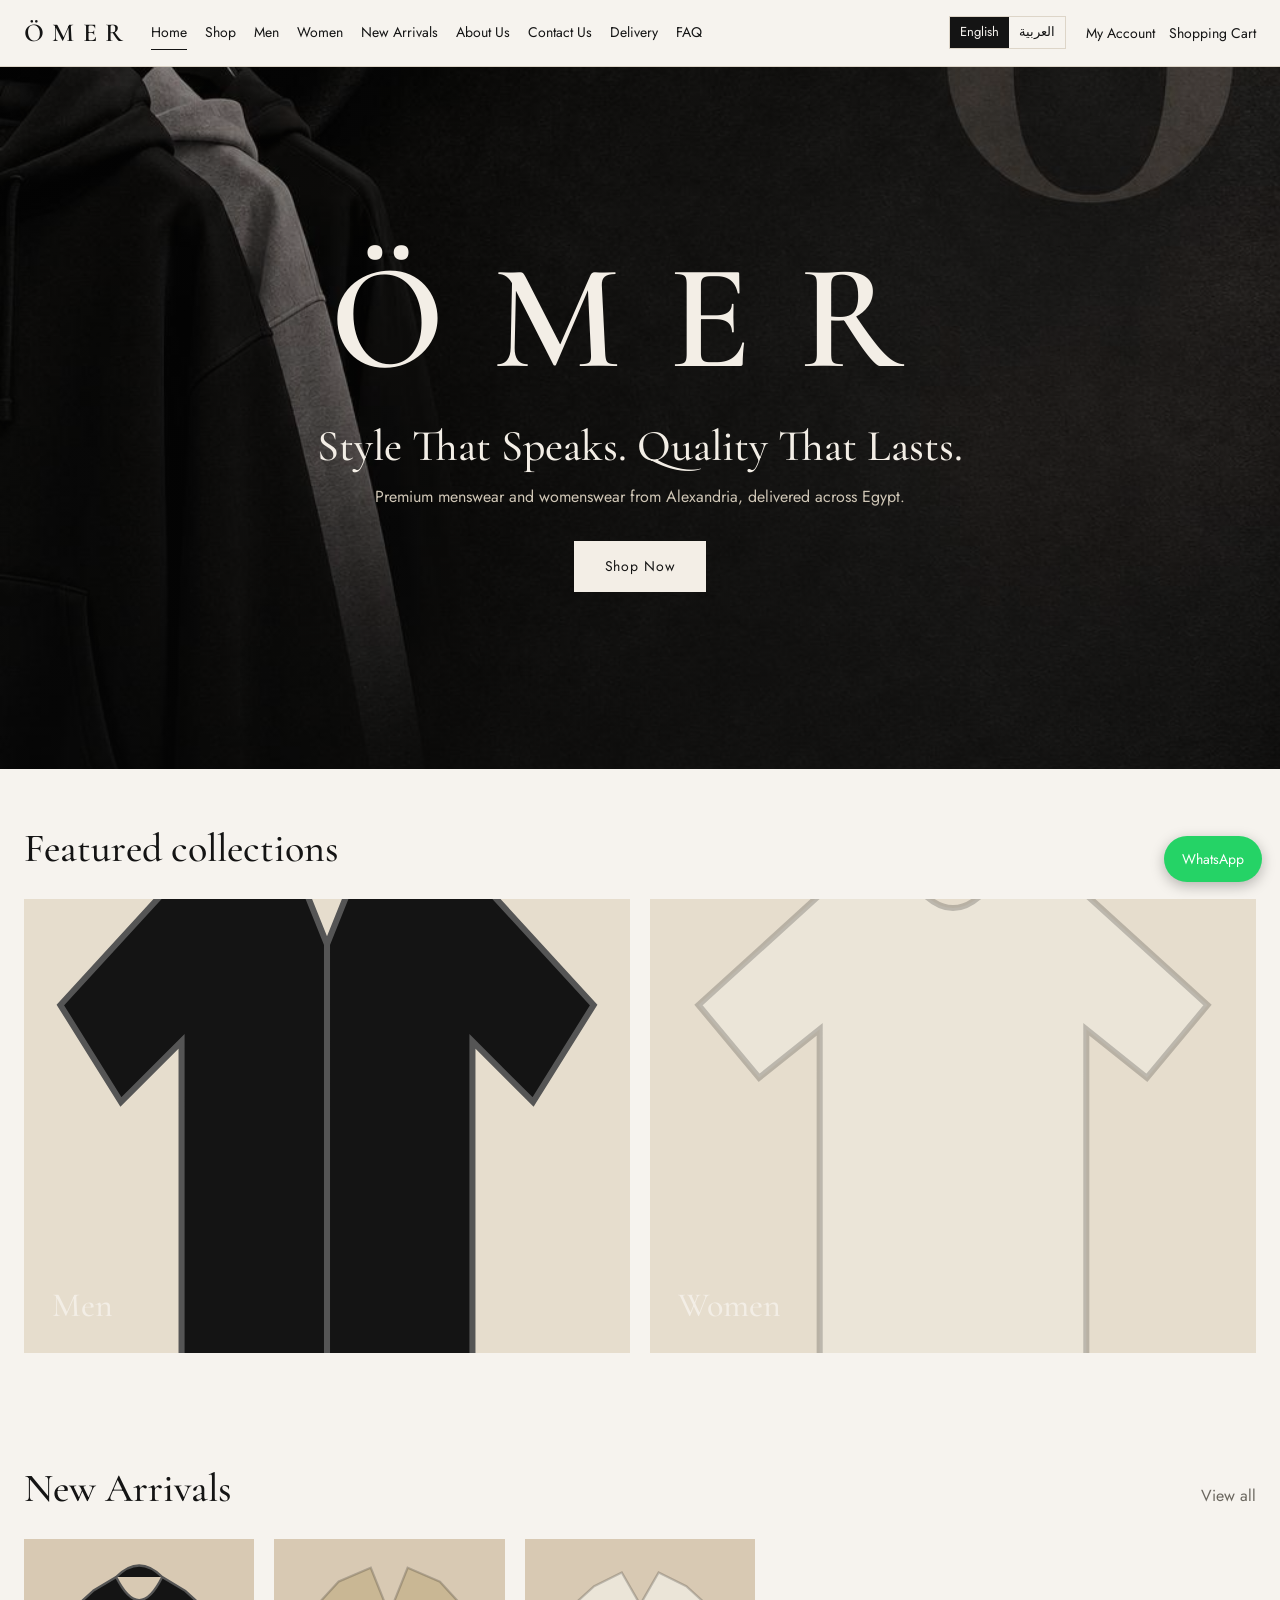
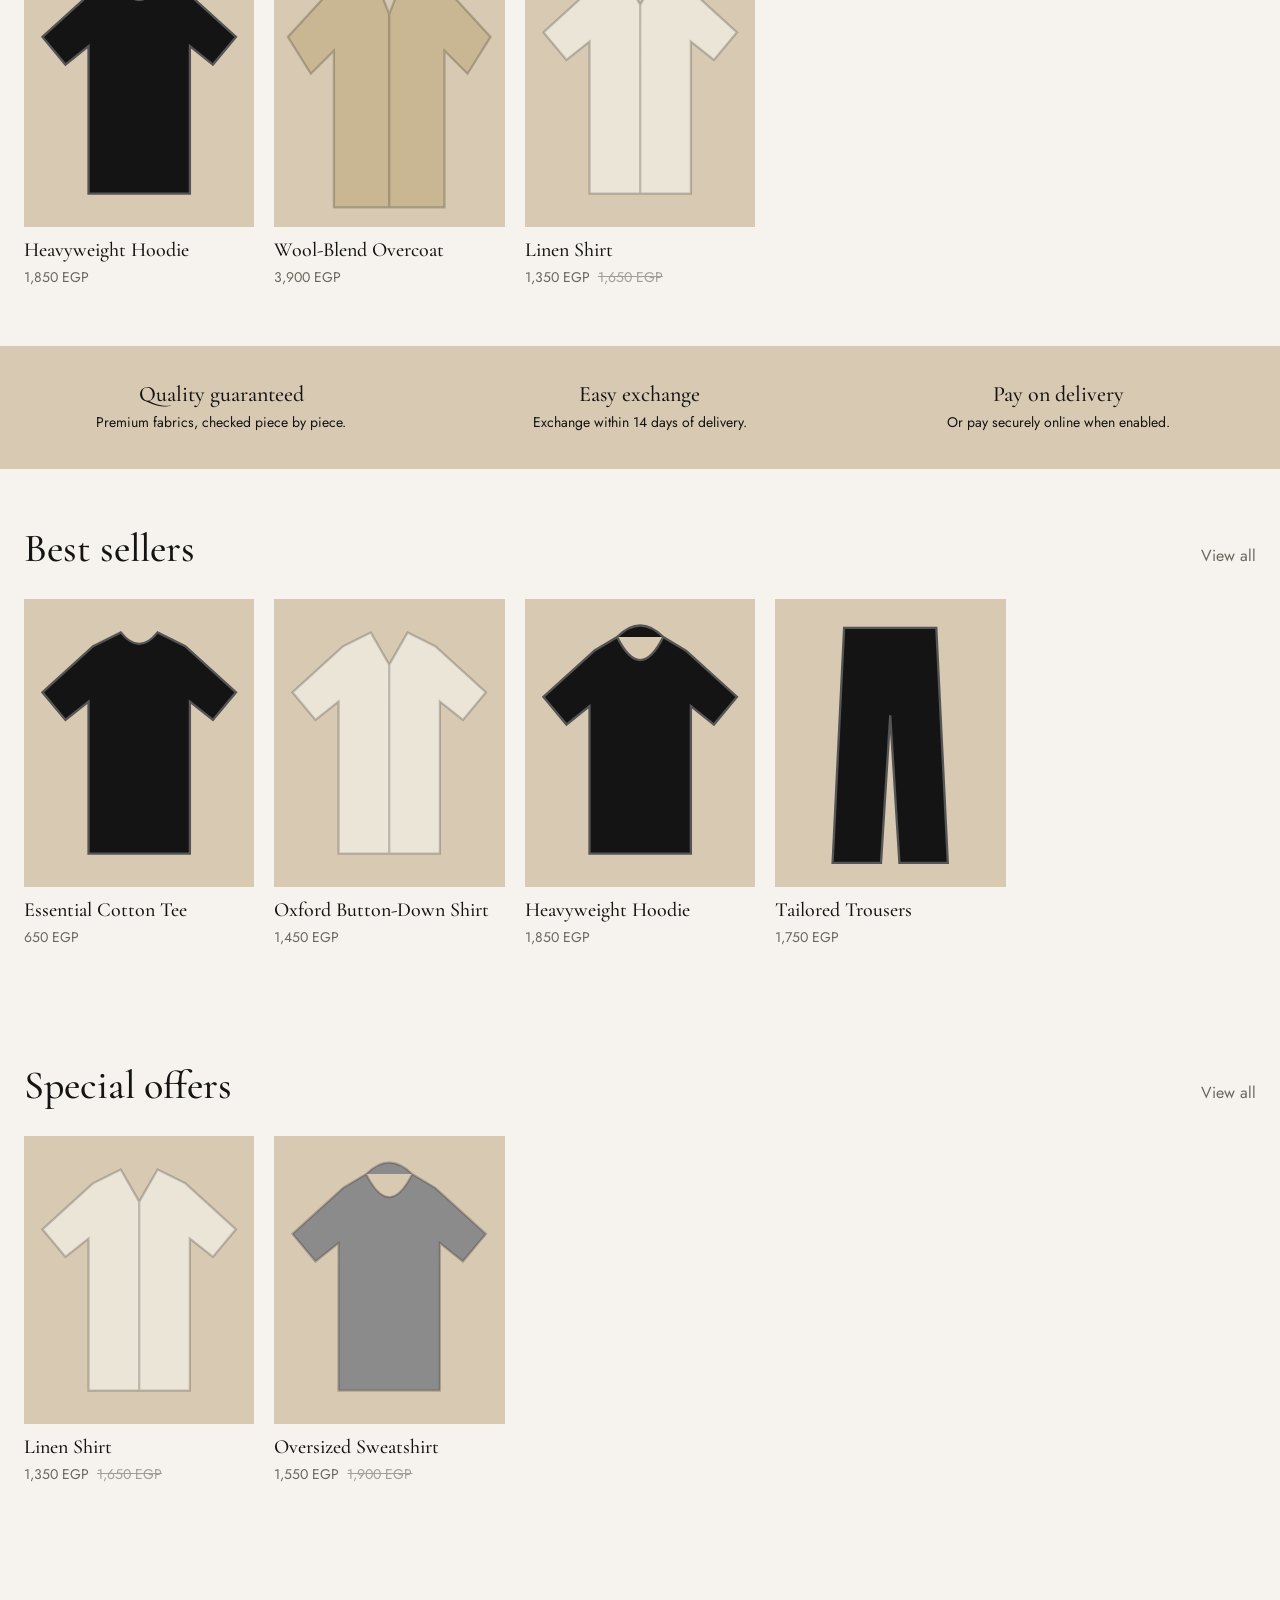
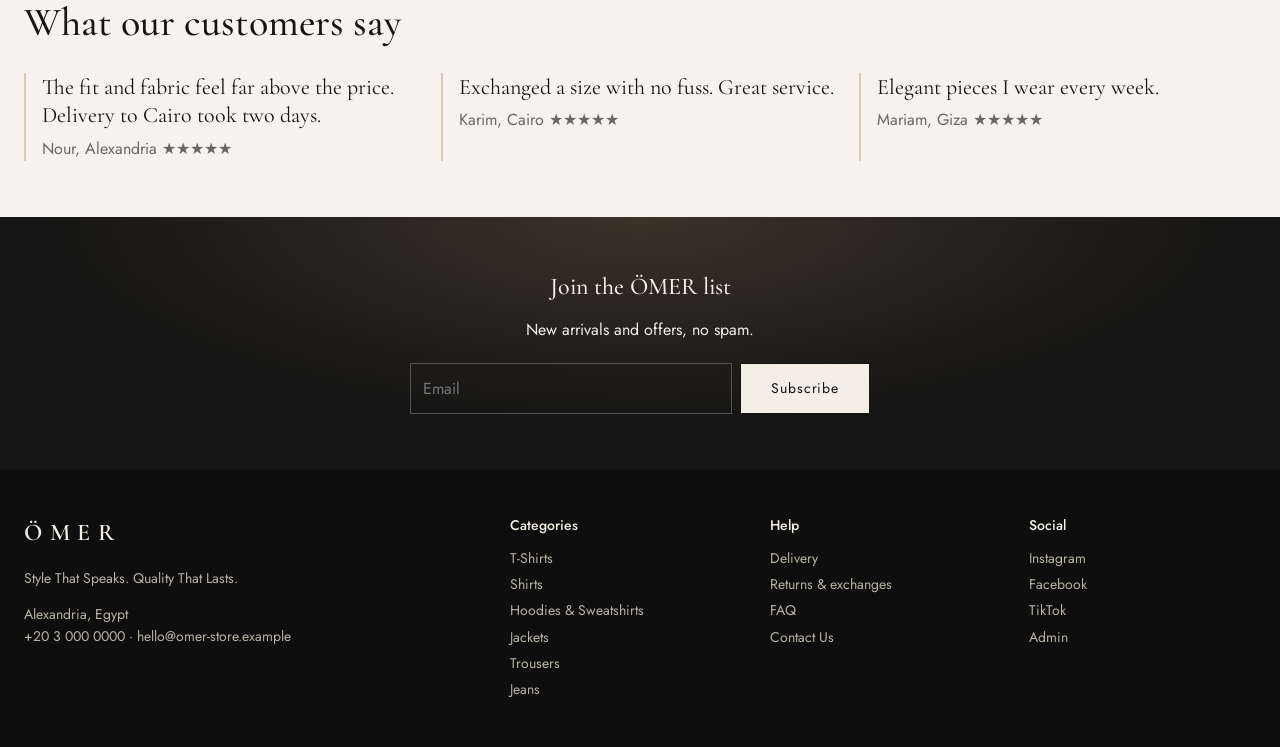
<file: omer-store.html>
<!doctype html><html lang="en" dir="ltr"><head><meta charset="utf-8"><meta name="viewport" content="width=device-width, initial-scale=1, viewport-fit=cover"><title>ÖMER — Premium Fashion, Alexandria</title><meta name="description" content="ÖMER: premium menswear and womenswear from Alexandria, Egypt. Cash on delivery across Egypt.">
<link rel="preconnect" href="https://fonts.googleapis.com"><link href="https://fonts.googleapis.com/css2?family=Cormorant+Garamond:wght@400;500;600&family=Jost:wght@300;400;500&family=Cairo:wght@400;600&display=swap" rel="stylesheet">
<style>
:root{--bg:#f6f3ee;--fg:#141414;--mut:#6b675f;--line:#ddd5c8;--sand:#d8c9b3;--ink:#2e2e2e;--card:#fff;--serif:'Cormorant Garamond','Times New Roman',serif;--sans:'Jost','Helvetica Neue',Arial,sans-serif;box-sizing:border-box;padding-top:env(safe-area-inset-top,0px);padding-bottom:env(safe-area-inset-bottom,0px)}
@media (prefers-color-scheme:dark){:root:not([data-theme=light]){--bg:#141414;--fg:#f3eee6;--mut:#a39d92;--line:#333;--sand:#8a7d68;--ink:#d8c9b3;--card:#1d1d1d;color-scheme:dark}}
html{scroll-padding-top:env(safe-area-inset-top,0px)}*{box-sizing:border-box}
body{margin:0;background:var(--bg);color:var(--fg);font:400 16px/1.6 var(--sans)}
[dir=rtl] body,[dir=rtl] button,[dir=rtl] input,[dir=rtl] select,[dir=rtl] textarea{font-family:'Cairo',Tahoma,sans-serif}
a{color:inherit;text-decoration:none}button,input,select,textarea{font:inherit;color:inherit}
h1,h2,h3{font-family:var(--serif);font-weight:500;line-height:1.15;margin:0}[dir=rtl] h1,[dir=rtl] h2,[dir=rtl] h3{font-family:'Cairo',serif;font-weight:600}
.logo{font-family:var(--serif);letter-spacing:.32em;font-weight:600}
header{position:sticky;top:env(safe-area-inset-top,0px);z-index:20;background:var(--bg);border-bottom:1px solid var(--line)}
body::before{content:"";position:fixed;inset:0 0 auto;height:env(safe-area-inset-top,0px);background:var(--bg);z-index:30}
.bar{display:flex;align-items:center;gap:20px;padding:12px 24px;max-width:1280px;margin:auto}
.bar .logo{font-size:26px}nav{display:flex;gap:18px;flex:1;overflow-x:auto;font-size:14px;white-space:nowrap;scrollbar-width:none}nav a{padding:6px 0;border-bottom:1px solid transparent}nav a:hover,nav a.on{border-color:var(--fg)}
.lang{display:flex;border:1px solid var(--line);font-size:13px}.lang button{border:0;background:none;padding:5px 10px;cursor:pointer}.lang .on{background:var(--fg);color:var(--bg)}
.ib{position:relative;font-size:14px;white-space:nowrap}.ib b{background:var(--fg);color:var(--bg);border-radius:9px;font-size:11px;padding:1px 6px;margin-inline-start:4px}
main{min-height:70vh}.w{max-width:1280px;margin:auto;padding:56px 24px}
.hero{background:#141414;color:#f3eee6;min-height:78vh;display:grid;place-items:center;text-align:center;padding:64px 24px;position:relative;overflow:hidden}
.hero::before{content:"";position:absolute;inset:0;background:radial-gradient(60% 50% at 50% 40%,#4a4030,transparent),linear-gradient(160deg,#1c1a17 0%,#0e0e0e 60%,#2a241b 100%)}.hero::after{content:"";position:absolute;inset:0;background:linear-gradient(rgba(8,8,8,.3),rgba(8,8,8,.5)),url("[data-uri]") center 28%/cover no-repeat;z-index:0}
.hero>div{position:relative;z-index:1;max-width:760px}.hero .logo{font-size:clamp(56px,13vw,150px);line-height:1;animation:in 1.4s ease both}
.hero h1{font-size:clamp(26px,4vw,44px);margin:28px 0 12px}.hero p{color:#cfc6b6;margin:0 0 32px}
@keyframes in{from{opacity:0;letter-spacing:.7em}to{opacity:1;letter-spacing:.32em}}@media (prefers-reduced-motion:reduce){*{animation:none!important;transition:none!important}}
.btn{display:inline-block;background:var(--fg);color:var(--bg);border:1px solid var(--fg);padding:13px 30px;cursor:pointer;font-size:14px;letter-spacing:.06em;transition:.25s}.btn:hover{background:transparent;color:var(--fg)}
.hero .btn{background:#f3eee6;color:#141414;border-color:#f3eee6}.hero .btn:hover{background:transparent;color:#f3eee6}
.btn.o{background:transparent;color:var(--fg)}.btn.o:hover{background:var(--fg);color:var(--bg)}.btn.s{padding:6px 14px;font-size:13px}
.sh{display:flex;justify-content:space-between;align-items:baseline;margin-bottom:28px}.sh h2{font-size:clamp(28px,3.4vw,40px)}
.grid{display:grid;grid-template-columns:repeat(auto-fill,minmax(220px,1fr));gap:28px 20px}
.card .im{aspect-ratio:4/5;overflow:hidden;background:var(--sand)}.card .im>*{width:100%;height:100%;object-fit:cover;transition:transform .6s}.card:hover .im>*{transform:scale(1.04)}
.card h3{font-size:20px;margin:12px 0 2px}.card span{color:var(--mut);font-size:14px}.card s{margin-inline-start:8px;opacity:.6}
.two{display:grid;grid-template-columns:1fr 1fr;gap:20px}.tile{aspect-ratio:4/3;position:relative;display:flex;align-items:flex-end;padding:28px;color:#f3eee6;overflow:hidden}.tile svg{position:absolute;inset:0;width:100%;height:100%}.tile h3{font-size:34px;position:relative}
.strip{background:var(--sand);color:#141414}.strip .w{display:grid;grid-template-columns:repeat(auto-fit,minmax(200px,1fr));gap:24px;padding:36px 24px;text-align:center}.strip h3{font-size:22px}.strip p{margin:4px 0 0;font-size:14px}
.q{border-inline-start:2px solid var(--sand);padding-inline-start:16px}.q p{font-family:var(--serif);font-size:22px;margin:0 0 6px;line-height:1.3}[dir=rtl] .q p{font-family:'Cairo'}
.nl{background:radial-gradient(70% 120% at 50% 0%,#3a3328,#141414 70%);color:#f3eee6;text-align:center}.nl form{display:flex;max-width:460px;margin:20px auto 0;gap:8px}.nl input{flex:1;padding:12px;background:transparent;border:1px solid #555;color:#f3eee6}
footer{background:#0e0e0e;color:#b9b2a5;font-size:14px}footer .w{display:grid;grid-template-columns:2fr 1fr 1fr 1fr;gap:32px;padding:44px 24px}footer h4{color:#f3eee6;margin:0 0 8px;font-weight:500}footer a{display:block;padding:2px 0}footer a:hover{color:#fff}
.chips{display:flex;gap:8px;flex-wrap:wrap;margin-bottom:28px}.chip{border:1px solid var(--line);padding:6px 14px;font-size:14px;cursor:pointer;background:none}.chip.on{background:var(--fg);color:var(--bg);border-color:var(--fg)}
.pd{display:grid;grid-template-columns:1.1fr 1fr;gap:48px}.pd .big{aspect-ratio:4/5;background:var(--sand);overflow:hidden}.pd .big>*{width:100%;height:100%;object-fit:cover}.th{display:flex;gap:8px;margin-top:8px}.th div{width:72px;aspect-ratio:4/5;cursor:pointer;border:1px solid transparent;overflow:hidden}.th .on{border-color:var(--fg)}.th>div>*{width:100%;height:100%;object-fit:cover}
.opt{display:flex;gap:8px;flex-wrap:wrap;margin:8px 0 18px}.sz{min-width:46px;padding:8px;text-align:center;border:1px solid var(--line);cursor:pointer;background:none}.sz.on{background:var(--fg);color:var(--bg)}.sz.x{opacity:.35;text-decoration:line-through;cursor:not-allowed}
.sw{width:30px;height:30px;border-radius:50%;border:1px solid var(--line);cursor:pointer;outline-offset:3px}.sw.on{outline:2px solid var(--fg)}
.qty{display:inline-flex;border:1px solid var(--line)}.qty button{width:38px;border:0;background:none;cursor:pointer;font-size:18px}.qty span{width:38px;text-align:center;line-height:38px}
.ok{color:#3f7a4a}.no{color:#a33}.mut{color:var(--mut)}
table{width:100%;border-collapse:collapse}td,th{padding:10px 8px;border-bottom:1px solid var(--line);text-align:start;font-size:14px;vertical-align:middle}
.cols{display:grid;grid-template-columns:1.5fr 1fr;gap:40px}.box{border:1px solid var(--line);padding:22px;background:var(--card)}
.f{display:grid;gap:12px}.f input,.f select,.f textarea{width:100%;padding:11px;border:1px solid var(--line);background:var(--card)}.f label{font-size:13px;color:var(--mut)}.r2{display:grid;grid-template-columns:1fr 1fr;gap:12px}
.tabs{display:flex;gap:6px;flex-wrap:wrap;margin-bottom:20px}.st{display:inline-block;padding:2px 10px;font-size:12px;background:var(--sand);color:#141414}
.tl{display:flex;gap:4px;margin:8px 0}.tl i{flex:1;height:4px;background:var(--line)}.tl i.on{background:var(--fg)}
.wa{position:fixed;inset-inline-end:18px;bottom:calc(18px + env(safe-area-inset-bottom,0px));background:#25d366;color:#fff;padding:12px 18px;border-radius:30px;font-size:14px;z-index:25;box-shadow:0 4px 14px #0004}
#toast{position:fixed;inset-inline:0;bottom:80px;margin:auto;width:max-content;max-width:90%;background:var(--fg);color:var(--bg);padding:10px 20px;opacity:0;transition:.3s;z-index:40;pointer-events:none}#toast.on{opacity:1}
.ovf{overflow-x:auto}
@media(max-width:820px){.bar{flex-wrap:wrap;gap:8px 14px;padding:10px 16px}nav{order:5;flex-basis:100%}.pd,.cols,.two{grid-template-columns:1fr}footer .w{grid-template-columns:1fr 1fr}.w{padding:40px 16px}.r2{grid-template-columns:1fr}.bar .logo{font-size:22px}.bar .sp{flex:1}}
</style></head><body><header><div class="bar"><a class="logo" href="#home">ÖMER</a><nav id="nav"></nav><div class="lang"><button id="le" onclick="setL('en')">English</button><button id="la" onclick="setL('ar')">العربية</button></div><span id="hi" style="display:flex;gap:14px"></span></div></header><main id="app"></main><footer id="ft"></footer><a class="wa" id="wa" target="_blank" rel="noopener">WhatsApp</a><div id="toast"></div>
<script>
// ===== CONFIG (edit these placeholders) =====
const CFG={phone:'+20 3 000 0000',wa:'201000000000',email:'hello@omer-store.example',addr:'Alexandria, Egypt',adminPw:'omer-admin',
 cities:{Alexandria:[40,'الإسكندرية','1–2'],Cairo:[70,'القاهرة','2–3'],Giza:[70,'الجيزة','2–3'],Other:[90,'محافظات أخرى','3–5']},
 social:{Instagram:'#',Facebook:'#',TikTok:'#'}};
const SZ=['XS','S','M','L','XL','XXL'];
const COL={black:['#141414','Black','أسود'],ivory:['#ebe5d8','Ivory','عاجي'],navy:['#1f2a44','Navy','كحلي'],olive:['#6b6b4f','Olive','زيتي'],sand:['#c9b794','Sand','رملي'],grey:['#8b8b8b','Grey','رمادي']};
const ST=['pending','confirmed','shipped','delivered'];
const D={home:['Home','الرئيسية'],shop:['Shop','تسوق الآن'],men:['Men','ملابس رجالي'],women:['Women','ملابس حريمي'],new:['New Arrivals','وصل حديثًا'],coll:['Collections','المجموعات'],about:['About Us','من نحن'],contact:['Contact Us','تواصل معنا'],account:['My Account','حسابي'],cart:['Shopping Cart','سلة التسوق'],
hh:['Style That Speaks. Quality That Lasts.','أناقة تتحدث عنك. وجودة تدوم.'],hs:['Premium menswear and womenswear from Alexandria, delivered across Egypt.','أزياء راقية للرجال والنساء من الإسكندرية إلى كل أنحاء مصر.'],
shopnow:['Shop Now','تسوق الآن'],all:['All','الكل'],feat:['Featured collections','مجموعات مميزة'],best:['Best sellers','الأكثر مبيعًا'],offers:['Special offers','عروض خاصة'],view:['View all','عرض الكل'],
t1:['Quality guaranteed','جودة مضمونة'],t1d:['Premium fabrics, checked piece by piece.','أقمشة فاخرة، يتم فحص كل قطعة.'],t2:['Easy exchange','استبدال سهل'],t2d:['Exchange within 14 days of delivery.','استبدال خلال 14 يومًا من الاستلام.'],t3:['Pay on delivery','الدفع عند الاستلام'],t3d:['Or pay securely online when enabled.','أو ادفع أونلاين بأمان عند التفعيل.'],
rev:['What our customers say','آراء عملائنا'],q1:['The fit and fabric feel far above the price. Delivery to Cairo took two days.','المقاس والقماش أعلى بكثير من السعر. والتوصيل للقاهرة استغرق يومين.'],q2:['Exchanged a size with no fuss. Great service.','استبدلت المقاس بدون أي مشكلة. خدمة ممتازة.'],q3:['Elegant pieces I wear every week.','قطع أنيقة أرتديها كل أسبوع.'],
nlh:['Join the ÖMER list','انضم لقائمة ÖMER'],nlp:['New arrivals and offers, no spam.','وصولات جديدة وعروض بدون إزعاج.'],email:['Email','البريد الإلكتروني'],sub:['Subscribe','اشترك'],subd:['Subscribed. Thank you.','تم الاشتراك. شكرًا لك.'],
size:['Size','المقاس'],color:['Color','اللون'],qty:['Quantity','الكمية'],add:['Add to cart','أضف إلى السلة'],buy:['Buy now','اشترِ الآن'],instock:['In stock','متوفر'],low:['Only a few left','كمية محدودة'],out:['Out of stock','غير متوفر'],rel:['Related products','منتجات ذات صلة'],pickSize:['Choose a size first.','اختر المقاس أولًا.'],added:['Added to cart.','تمت الإضافة إلى السلة.'],
rvw:['Reviews','التقييمات'],noRv:['No reviews yet. Be the first.','لا توجد تقييمات بعد. كن الأول.'],yourName:['Your name','اسمك'],comment:['Comment','تعليقك'],post:['Post review','أرسل التقييم'],
empty:['Your cart is empty.','سلتك فارغة.'],remove:['Remove','حذف'],sub1:['Subtotal','المجموع الفرعي'],disc:['Discount','الخصم'],fee:['Delivery','التوصيل'],total:['Total','الإجمالي'],code:['Discount code','كود الخصم'],apply:['Apply','تطبيق'],badCode:['Invalid code.','الكود غير صحيح.'],codeOk:['Code applied.','تم تطبيق الكود.'],checkout:['Checkout','إتمام الشراء'],city:['City','المدينة'],area:['Area','المنطقة'],
name:['Full name','الاسم بالكامل'],phone:['Phone number','رقم الهاتف'],address:['Delivery address','عنوان التوصيل'],pay:['Payment','طريقة الدفع'],cod:['Cash on delivery','الدفع عند الاستلام'],card:['Online payment (available once a gateway is configured)','دفع أونلاين (متاح بعد ربط بوابة الدفع)'],place:['Confirm order','تأكيد الطلب'],guest:['Checking out as guest. Sign in from My Account to save details.','الشراء كضيف. سجّل الدخول من حسابي لحفظ بياناتك.'],fill:['Please fill in all fields.','من فضلك املأ كل الحقول.'],
done:['Order confirmed','تم تأكيد الطلب'],doneP:['Thank you. We’ll call you to confirm delivery. Order number:','شكرًا لك. سنتصل بك لتأكيد التوصيل. رقم الطلب:'],
login:['Sign in','تسجيل الدخول'],reg:['Create account','إنشاء حساب'],out2:['Sign out','تسجيل الخروج'],pw:['Password','كلمة المرور'],bad:['Wrong email or password.','البريد أو كلمة المرور غير صحيحة.'],exists:['Email already registered.','البريد مسجل بالفعل.'],save:['Save','حفظ'],saved:['Saved.','تم الحفظ.'],orders:['My orders','طلباتي'],noOrd:['No orders yet.','لا توجد طلبات بعد.'],profile:['Personal information','البيانات الشخصية'],
pending:['Received','تم الاستلام'],confirmed:['Confirmed','مؤكد'],shipped:['Out for delivery','في الطريق'],delivered:['Delivered','تم التسليم'],cancelled:['Cancelled','ملغي'],
track:['Track your order','تتبع طلبك'],ordNo:['Order number','رقم الطلب'],nf:['Order not found.','الطلب غير موجود.'],
delv:['Delivery','التوصيل'],faq:['FAQ','الأسئلة الشائعة'],ret:['Returns & exchanges','الاسترجاع والاستبدال'],
aboutT:['The story of ÖMER','قصة ÖMER'],aboutP:['ÖMER began in Alexandria with a simple idea: well-cut, honest clothing made from fabrics that last. Every piece is checked before it leaves our studio, and every order is handled by people you can reach on WhatsApp.','بدأت ÖMER في الإسكندرية بفكرة بسيطة: ملابس بقصّات متقنة وأقمشة تدوم. نفحص كل قطعة قبل خروجها، ونتولى كل طلب بفريق يمكنك الوصول إليه على واتساب.'],
delP:['We deliver across Egypt. Fees and estimated times (business days) are below. Final fees are confirmed by phone.','نوصّل لجميع أنحاء مصر. الرسوم والمدة المقدرة (أيام عمل) بالأسفل، ويتم تأكيد الرسوم نهائيًا هاتفيًا.'],days:['days','أيام'],
retP:['Unworn items with tags can be exchanged within 14 days of delivery. Contact us on WhatsApp with your order number.','يمكن استبدال المنتجات غير المستعملة بالتاج خلال 14 يومًا من الاستلام. تواصل معنا على واتساب مع رقم الطلب.'],
f1:['How do I pay?','كيف أدفع؟'],f1a:['Cash on delivery today. Online payment appears when the store owner connects a payment provider.','الدفع عند الاستلام حاليًا. يظهر الدفع أونلاين عند ربط مزود دفع.'],f2:['Which sizes are available?','ما المقاسات المتاحة؟'],f2a:['XS to XXL. Availability is shown on each product.','من XS إلى XXL. التوفر موضح على كل منتج.'],f3:['Can I order without an account?','هل يمكنني الطلب بدون حساب؟'],f3a:['Yes, guest checkout is available.','نعم، الشراء كضيف متاح.'],
msg:['Message','رسالتك'],send:['Send message','إرسال الرسالة'],sent:['Message sent. We’ll reply soon.','تم إرسال الرسالة. سنرد قريبًا.'],
cats:['Categories','الأقسام'],help:['Help','المساعدة'],secure:['Secure checkout','دفع آمن'],
adm:['Admin','لوحة التحكم'],prods:['Products','المنتجات'],ords:['Orders','الطلبات'],disc2:['Discounts','الخصومات'],stats:['Statistics','الإحصائيات'],custs:['Customers','العملاء'],edit:['Edit','تعديل'],del:['Delete','حذف'],newP:['New product','منتج جديد'],nEn:['Name (English)','الاسم (إنجليزي)'],nAr:['Name (Arabic)','الاسم (عربي)'],dEn:['Description (English)','الوصف (إنجليزي)'],dAr:['Description (Arabic)','الوصف (عربي)'],price:['Price (EGP)','السعر (ج.م)'],oldP:['Old price (optional)','السعر القديم (اختياري)'],stock:['Stock','المخزون'],sizes:['Sizes','المقاسات'],colors:['Colors','الألوان'],images:['Images','الصور'],catN:['Add category','إضافة قسم'],catEn:['English name','الاسم بالإنجليزية'],catAr:['Arabic name','الاسم بالعربية'],pct:['Percent off','نسبة الخصم'],add2:['Add','إضافة'],rev2:['Revenue','الإيرادات'],lowS:['Low stock (≤5)','مخزون منخفض (≤5)'],pass:['Admin password','كلمة مرور الإدارة'],gen:['Gender','النوع'],cat:['Category','القسم'],isNew:['New arrival','وصل حديثًا'],isBest:['Best seller','الأكثر مبيعًا'],adminNote:['Demo mode: data is saved in this browser only. Connect a server and database before launch.','وضع تجريبي: تُحفظ البيانات في هذا المتصفح فقط. اربط خادمًا وقاعدة بيانات قبل الإطلاق.'],
cur:['EGP','ج.م'],u:['Unisex','للجنسين'],m:['Men','رجالي'],w:['Women','حريمي']};
const P0=[
[1,'tshirts','m',650,0,24,['S','M','L','XL'],['black','ivory','navy'],['Essential Cotton Tee','تيشيرت قطن أساسي'],['Soft 220 gsm combed cotton with a clean crew neck and a relaxed, structured drape.','قطن ممشط 220 جم ناعم برقبة دائرية أنيقة وقصّة مريحة.'],0,1,4.7,42],
[2,'shirts','m',1450,0,18,['M','L','XL','XXL'],['ivory','navy','sand'],['Oxford Button-Down Shirt','قميص أكسفورد'],['Classic oxford weave, mother-of-pearl style buttons and a tailored collar.','نسيج أكسفورد كلاسيكي بأزرار لؤلؤية وياقة مفصلة.'],0,1,4.8,31],
[3,'hoodies','u',1850,0,12,['S','M','L','XL','XXL'],['black','olive','grey'],['Heavyweight Hoodie','هودي ثقيل'],['Brushed fleece interior, double-layer hood and a boxy fit.','داخل صوف مبطن وغطاء رأس مزدوج وقصّة واسعة.'],1,1,4.9,57],
[4,'jackets','w',3900,0,6,['XS','S','M','L'],['sand','black'],['Wool-Blend Overcoat','معطف صوف'],['A long, softly structured coat in a warm wool blend with a concealed front.','معطف طويل بقصّة ناعمة من خليط الصوف مع إغلاق مخفي.'],1,0,4.8,19],
[5,'trousers','m',1750,0,15,['S','M','L','XL'],['black','grey','navy'],['Tailored Trousers','بنطلون كلاسيك'],['Pressed front crease, mid-rise waist and a straight leg with a lined finish.','كسرة أمامية وخصر متوسط وقصّة مستقيمة بتبطين داخلي.'],0,1,4.6,23],
[6,'jeans','w',1650,0,20,['XS','S','M','L','XL'],['navy','black'],['Straight-Leg Jeans','جينز مستقيم'],['Rigid cotton denim with a high rise and a clean full-length hem.','جينز قطني متين بخصر عالٍ وطول كامل.'],0,0,4.5,28],
[7,'shirts','w',1350,1650,9,['XS','S','M','L'],['ivory','sand'],['Linen Shirt','قميص كتان'],['Breathable European linen, relaxed through the shoulder. Ideal for Alexandria summers.','كتان أوروبي مريح للصيف في الإسكندرية.'],1,0,4.7,16],
[8,'acc','u',750,0,30,['M'],['black','sand'],['Leather Belt','حزام جلد'],['Full-grain leather with a brushed metal buckle. Made to age well.','جلد طبيعي كامل مع إبزيم معدني.'],0,0,4.6,14],
[9,'hoodies','w',1550,1900,10,['XS','S','M','L'],['grey','ivory','olive'],['Oversized Sweatshirt','سويت شيرت أوفر سايز'],['Heavy cotton terry with dropped shoulders and a soft ribbed hem.','قطن تيري ثقيل بأكتاف منخفضة وحواف مضلعة.'],0,1,4.8,21]
].map(a=>({id:a[0],cat:a[1],g:a[2],p:a[3],op:a[4],st:a[5],sz:a[6],cl:a[7],n:a[8],d:a[9],nw:a[10],bs:a[11],r:a[12],rc:a[13],im:[]}));
const CATS0=[['tshirts','T-Shirts','تيشيرتات'],['shirts','Shirts','قمصان'],['hoodies','Hoodies & Sweatshirts','هوديز وسويت شيرت'],['jackets','Jackets','جاكيتات'],['trousers','Trousers','بناطيل'],['jeans','Jeans','جينز'],['acc','Accessories','إكسسوارات']];
// ===== STATE =====
const LS={get(k,d){try{const v=localStorage.getItem('omer_'+k);return v?JSON.parse(v):d}catch(e){return d}},set(k,v){try{localStorage.setItem('omer_'+k,JSON.stringify(v))}catch(e){toast('Storage full')}}};
let L=LS.get('lang','en'),prods=LS.get('prods',P0),cats=LS.get('cats',CATS0),cart=LS.get('cart',[]),orders=LS.get('orders',[]),users=LS.get('users',[]),me=LS.get('me',null),codes=LS.get('codes',{OMER10:10,WELCOME15:15}),rvs=LS.get('rvs',{}),ship=LS.get('ship','Alexandria'),code=LS.get('code',''),isAdm=false,PS={},tab='prods',editId=null;
const $=s=>document.querySelector(s),t=k=>D[k]?D[k][L=='ar'?1:0]:k,ar=()=>L=='ar',nm=(o,i)=>o[ar()?1:0];
const fmt=n=>Number(n).toLocaleString(ar()?'ar-EG':'en-US')+' '+t('cur');
const esc=s=>String(s??'').replace(/[&<>"]/g,c=>({'&':'&amp;','<':'&lt;','>':'&gt;','"':'&quot;'}[c]));
const save=()=>{LS.set('prods',prods);LS.set('cats',cats);LS.set('cart',cart);LS.set('orders',orders);LS.set('users',users);LS.set('me',me);LS.set('codes',codes);LS.set('rvs',rvs);LS.set('ship',ship);LS.set('code',code)};
function toast(m){const e=$('#toast');e.textContent=m;e.classList.add('on');clearTimeout(toast.h);toast.h=setTimeout(()=>e.classList.remove('on'),2200)}
function setL(l){L=l;LS.set('lang',l);route()}
const cn=c=>cats.find(x=>x[0]==c)?nm(cats.find(x=>x[0]==c).slice(1)):c;
// ===== GARMENT VISUALS (no remote images) =====
const SH={tshirts:'M30 18 L42 12 Q50 22 58 12 L70 18 L92 38 L82 50 L72 42 L72 108 L28 108 L28 42 L18 50 L8 38 Z',shirts:'M30 18 L42 12 L50 26 L58 12 L70 18 L92 38 L82 50 L72 42 L72 108 L28 108 L28 42 L18 50 L8 38 Z M50 26 V108',hoodies:'M30 20 L40 14 Q50 4 60 14 L70 20 L92 40 L82 52 L72 44 L72 108 L28 108 L28 44 L18 52 L8 40 Z M40 14 Q50 34 60 14',jackets:'M28 16 L42 10 L50 30 L58 10 L72 16 L94 40 L84 56 L74 46 L74 114 L26 114 L26 46 L16 56 L6 40 Z M50 30 V114',trousers:'M30 10 H70 L75 112 H54 L50 48 L46 112 H25 Z',jeans:'M30 10 H70 L75 112 H54 L50 48 L46 112 H25 Z M30 22 H70',acc:'M10 62 H90 V76 H10 Z M42 62 V76 M58 62 V76'};
const BG=['#d8c9b3','#e6ddcd','#c4b69f'];
function img(p,i=0,col){if(p.im&&p.im[i])return `<img src="${p.im[i]}" alt="${esc(nm(p.n))}" loading="lazy">`;
 const c=COL[col||p.cl[0]]?.[0]||'#141414';return `<svg viewBox="0 0 100 120" style="background:${BG[i%3]}" role="img" aria-label="${esc(nm(p.n))}"><path d="${SH[p.cat]||SH.tshirts}" fill="${c}" stroke="${c=='#141414'?'#555':'#0003'}" stroke-width="1" fill-rule="evenodd" transform="${i==1?'translate(100 0) scale(-1 1)':i==2?'translate(15 18) scale(.7)':''}"/></svg>`}
const card=p=>`<a class="card" href="#product-${p.id}"><div class="im">${img(p)}</div><h3>${esc(nm(p.n))}</h3><span>${fmt(p.p)}${p.op?`<s>${fmt(p.op)}</s>`:''}</span></a>`;
const row=l=>`<div class="grid">${l.map(card).join('')}</div>`;
const sec=(h,l,link)=>`<section class="w"><div class="sh"><h2>${h}</h2>${link?`<a href="${link}" class="mut">${t('view')}</a>`:''}</div>${row(l)}</section>`;
// ===== CART =====
function calc(){const sub=cart.reduce((s,i)=>{const p=prods.find(x=>x.id==i.id);return s+(p?p.p*i.q:0)},0);const pc=codes[code]||0,ds=Math.round(sub*pc/100),fee=cart.length?CFG.cities[ship][0]:0;return{sub,ds,fee,tot:sub-ds+fee}}
function addCart(id,go){const p=prods.find(x=>x.id==id),s=PS[id]||{};if(p.sz.length>1&&!s.sz)return toast(t('pickSize'));const sz=s.sz||p.sz[0],cl=s.cl||p.cl[0],q=s.q||1;
 if(p.st<1)return toast(t('out'));const k=cart.find(i=>i.id==id&&i.sz==sz&&i.cl==cl);k?k.q=Math.min(p.st,k.q+q):cart.push({id,sz,cl,q});save();toast(t('added'));go?location.hash='#checkout':route()}
const rm=i=>{cart.splice(i,1);save();route()},setQ=(i,d)=>{const p=prods.find(x=>x.id==cart[i].id);cart[i].q=Math.max(1,Math.min(p.st,cart[i].q+d));save();route()};
function applyCode(){const v=$('#cd').value.trim().toUpperCase();if(codes[v]){code=v;toast(t('codeOk'))}else{code='';toast(t('badCode'))}save();route()}
function setShip(v){ship=v;save();route()}
function summary(){const c=calc();return `<div class="box"><table><tr><td>${t('sub1')}</td><td>${fmt(c.sub)}</td></tr>${c.ds?`<tr><td>${t('disc')} (${code})</td><td>− ${fmt(c.ds)}</td></tr>`:''}<tr><td>${t('fee')}</td><td>${fmt(c.fee)}</td></tr><tr><td><b>${t('total')}</b></td><td><b>${fmt(c.tot)}</b></td></tr></table></div>`}
const citySel=()=>`<select onchange="setShip(this.value)">${Object.keys(CFG.cities).map(k=>`<option value="${k}" ${k==ship?'selected':''}>${ar()?CFG.cities[k][1]:k}</option>`).join('')}</select>`;
// ===== VIEWS =====
function vHome(){const nw=prods.filter(p=>p.nw).slice(0,4),bs=prods.filter(p=>p.bs).slice(0,4),of=prods.filter(p=>p.op).slice(0,4);
 const tile=(k,h,c)=>`<a class="tile" href="#shop-${k}" style="background:${c}">${img({cat:k=='men'?'jackets':'hoodies',cl:[k=='men'?'black':'ivory'],n:['','']},1).replace('<svg','<svg preserveAspectRatio="xMidYMid slice" ')}<h3>${h}</h3></a>`;
 return `<section class="hero"><div><div class="logo">ÖMER</div><h1>${t('hh')}</h1><p>${t('hs')}</p><a class="btn" href="#shop">${t('shopnow')}</a></div></section>
 <section class="w"><div class="sh"><h2>${t('feat')}</h2></div><div class="two">${tile('men',t('men'))}${tile('women',t('women'))}</div></section>
 ${sec(t('new'),nw,'#shop-new')}<div class="strip"><div class="w"><div><h3>${t('t1')}</h3><p>${t('t1d')}</p></div><div><h3>${t('t2')}</h3><p>${t('t2d')}</p></div><div><h3>${t('t3')}</h3><p>${t('t3d')}</p></div></div></div>
 ${sec(t('best'),bs,'#shop')}${of.length?sec(t('offers'),of,'#shop'):''}
 <section class="w"><div class="sh"><h2>${t('rev')}</h2></div><div class="grid" style="grid-template-columns:repeat(auto-fit,minmax(260px,1fr))">${['q1','q2','q3'].map((k,i)=>`<div class="q"><p>${t(k)}</p><span class="mut">${['Nour, Alexandria','Karim, Cairo','Mariam, Giza'][i]} ★★★★★</span></div>`).join('')}</div></section>
 <section class="nl"><div class="w" style="padding:56px 24px"><h2>${t('nlh')}</h2><p>${t('nlp')}</p><form onsubmit="event.preventDefault();toast(t('subd'));this.reset()"><input type="email" required placeholder="${t('email')}"><button class="btn" style="background:#f3eee6;color:#141414">${t('sub')}</button></form></div></section>`}
function vShop(f){const lst=f=='men'?prods.filter(p=>p.g!='w'):f=='women'?prods.filter(p=>p.g!='m'):f=='new'?prods.filter(p=>p.nw):f?prods.filter(p=>p.cat==f):prods;
 const ch=[['',t('all')],['new',t('new')],['men',t('men')],['women',t('women')],...cats.map(c=>[c[0],nm(c.slice(1))])];
 return `<div class="w"><h2 style="margin-bottom:24px">${t('shop')}</h2><div class="chips">${ch.map(c=>`<a class="chip ${(f||'')==c[0]?'on':''}" href="#shop${c[0]?'-'+c[0]:''}">${c[1]}</a>`).join('')}</div>${row(lst)}</div>`}
function vProduct(id){const p=prods.find(x=>x.id==id);if(!p)return vShop();const s=PS[id]=PS[id]||{q:1,i:0,cl:p.cl[0]},n=p.im.length||3,rl=rvs[id]||[];
 const avg=((p.r*p.rc+rl.reduce((a,r)=>a+r.s,0))/(p.rc+rl.length)).toFixed(1);
 return `<div class="w"><div class="pd"><div><div class="big">${img(p,s.i,s.cl)}</div><div class="th">${Array.from({length:n},(_,i)=>`<div class="${i==s.i?'on':''}" onclick="PS[${id}].i=${i};route(1)">${img(p,i,s.cl)}</div>`).join('')}</div></div>
 <div><h1 style="font-size:40px">${esc(nm(p.n))}</h1><p class="mut">★ ${avg} (${p.rc+rl.length}) · ${cn(p.cat)}</p><p style="font-size:24px;margin:8px 0">${fmt(p.p)}${p.op?` <s class="mut" style="font-size:16px">${fmt(p.op)}</s>`:''}</p><p>${esc(nm(p.d))}</p>
 <p class="${p.st<1?'no':p.st<=5?'no':'ok'}">${p.st<1?t('out'):p.st<=5?t('low')+' ('+p.st+')':t('instock')}</p>
 <b>${t('size')}</b><div class="opt">${SZ.map(z=>{const a=p.sz.includes(z);return `<button class="sz ${s.sz==z?'on':''} ${a?'':'x'}" ${a?`onclick="PS[${id}].sz='${z}';route(1)"`:'disabled'}>${z}</button>`}).join('')}</div>
 <b>${t('color')}: ${COL[s.cl]?COL[s.cl][ar()?2:1]:s.cl}</b><div class="opt">${p.cl.map(c=>`<button class="sw ${s.cl==c?'on':''}" style="background:${COL[c]?COL[c][0]:c}" aria-label="${c}" onclick="PS[${id}].cl='${c}';route(1)"></button>`).join('')}</div>
 <b>${t('qty')}</b><div class="opt"><div class="qty"><button onclick="PS[${id}].q=Math.max(1,PS[${id}].q-1);route(1)">−</button><span>${s.q}</span><button onclick="PS[${id}].q=Math.min(${Math.max(1,p.st)},PS[${id}].q+1);route(1)">+</button></div></div>
 <div style="display:flex;gap:10px;flex-wrap:wrap"><button class="btn o" onclick="addCart(${id})">${t('add')}</button><button class="btn" onclick="addCart(${id},1)">${t('buy')}</button></div></div></div>
 <h2 style="margin:56px 0 16px">${t('rvw')}</h2>${rl.length?rl.map(r=>`<div class="q" style="margin-bottom:14px"><b>${esc(r.n)}</b> ${'★'.repeat(r.s)}<br>${esc(r.t)}</div>`).join(''):`<p class="mut">${t('noRv')}</p>`}
 <form class="f box" style="max-width:480px;margin-top:16px" onsubmit="event.preventDefault();addRv(${id},this)"><input name="n" required placeholder="${t('yourName')}"><select name="s">${[5,4,3,2,1].map(x=>`<option>${x}</option>`).join('')}</select><textarea name="t" required placeholder="${t('comment')}"></textarea><button class="btn s">${t('post')}</button></form>
 <h2 style="margin:56px 0 24px">${t('rel')}</h2>${row(prods.filter(x=>x.id!=id&&(x.cat==p.cat||x.g==p.g)).slice(0,4))}</div>`}
function addRv(id,f){(rvs[id]=rvs[id]||[]).push({n:f.n.value,s:+f.s.value,t:f.t.value});save();route(1)}
function vCart(){if(!cart.length)return `<div class="w"><h2>${t('cart')}</h2><p>${t('empty')}</p><a class="btn" href="#shop">${t('shopnow')}</a></div>`;
 return `<div class="w"><h2 style="margin-bottom:24px">${t('cart')}</h2><div class="cols"><div class="ovf"><table>${cart.map((i,x)=>{const p=prods.find(z=>z.id==i.id);return `<tr><td style="width:70px"><div class="card"><div class="im">${img(p,0,i.cl)}</div></div></td><td><a href="#product-${p.id}"><b>${esc(nm(p.n))}</b></a><br><span class="mut">${i.sz} · ${COL[i.cl]?COL[i.cl][ar()?2:1]:i.cl}</span></td><td><div class="qty"><button onclick="setQ(${x},-1)">−</button><span>${i.q}</span><button onclick="setQ(${x},1)">+</button></div></td><td>${fmt(p.p*i.q)}</td><td><button class="chip" onclick="rm(${x})">${t('remove')}</button></td></tr>`}).join('')}</table></div>
 <div class="f"><label>${t('city')}</label>${citySel()}<label>${t('code')}</label><div style="display:flex;gap:8px"><input id="cd" value="${esc(code)}" placeholder="OMER10"><button class="btn s" onclick="applyCode()">${t('apply')}</button></div>${summary()}<a class="btn" style="text-align:center" href="#checkout">${t('checkout')}</a></div></div></div>`}
function vCheckout(){if(!cart.length)return vCart();const u=me?users.find(x=>x.email==me)||{}:{};
 return `<div class="w"><h2 style="margin-bottom:24px">${t('checkout')}</h2><div class="cols"><form class="f" onsubmit="event.preventDefault();place(this)"><p class="mut">${me?esc(me):t('guest')}</p>
 <input name="name" required placeholder="${t('name')}" value="${esc(u.name)}"><div class="r2"><input name="phone" type="tel" required placeholder="${t('phone')}" value="${esc(u.phone)}"><input name="email" type="email" required placeholder="${t('email')}" value="${esc(me)}"></div>
 <div class="r2">${citySel()}<input name="area" list="ar" required placeholder="${t('area')}" value="${esc(u.area)}"><datalist id="ar">${['Smouha','Sidi Gaber','Miami','Montaza','Gleem','Stanley','Laurent','Agami'].map(a=>`<option>${a}</option>`).join('')}</datalist></div>
 <textarea name="addr" required placeholder="${t('address')}">${esc(u.addr)}</textarea><b>${t('pay')}</b><label style="color:var(--fg)"><input type="radio" checked> ${t('cod')}</label><label><input type="radio" disabled> ${t('card')}</label><p class="mut">🔒 ${t('secure')}</p><button class="btn">${t('place')}</button></form>
 <div>${summary()}<p class="mut">${cart.map(i=>{const p=prods.find(z=>z.id==i.id);return esc(nm(p.n))+' × '+i.q+' ('+i.sz+')'}).join('<br>')}</p></div></div></div>`}
function place(f){const c=calc(),id='OM-'+Date.now().toString(36).toUpperCase().slice(-6);
 const items=cart.map(i=>{const p=prods.find(z=>z.id==i.id);p.st=Math.max(0,p.st-i.q);return{...i,n:p.n,p:p.p}});
 orders.unshift({id,date:new Date().toISOString(),st:'pending',name:f.name.value,phone:f.phone.value,email:f.email.value,city:ship,area:f.area.value,addr:f.addr.value,items,...c,code,pay:'COD',user:me});
 if(me){const u=users.find(x=>x.email==me);if(u)Object.assign(u,{name:f.name.value,phone:f.phone.value,area:f.area.value,addr:f.addr.value})}
 cart=[];code='';save();location.hash='#done-'+id}
const tline=s=>`<div class="tl">${ST.map((x,i)=>`<i class="${s!='cancelled'&&i<=ST.indexOf(s)?'on':''}"></i>`).join('')}</div><span class="st">${t(s)}</span>`;
const vDone=id=>`<div class="w" style="max-width:640px"><h2>${t('done')}</h2><p>${t('doneP')} <b>${esc(id)}</b></p>${tline((orders.find(o=>o.id==id)||{st:'pending'}).st)}<p><a class="btn" href="#shop">${t('shopnow')}</a></p></div>`;
const ordList=l=>l.length?l.map(o=>`<div class="box" style="margin-bottom:12px"><b>${o.id}</b> · ${new Date(o.date).toLocaleDateString(ar()?'ar-EG':'en-GB')} · ${fmt(o.tot)}${tline(o.st)}<div class="mut">${o.items.map(i=>esc(nm(i.n))+' × '+i.q).join(', ')}</div></div>`).join(''):`<p class="mut">${t('noOrd')}</p>`;
async function sha(s){try{const b=await crypto.subtle.digest('SHA-256',new TextEncoder().encode(s));return[...new Uint8Array(b)].map(x=>x.toString(16).padStart(2,'0')).join('')}catch(e){return s}}
async function auth(f,reg){const e=f.email.value.trim().toLowerCase(),h=await sha(f.pw.value),u=users.find(x=>x.email==e);
 if(reg){if(u)return toast(t('exists'));users.push({email:e,pw:h,name:f.name?.value||'',phone:'',addr:'',area:''})}else if(!u||u.pw!=h)return toast(t('bad'));me=e;save();route()}
function vAccount(){if(!me)return `<div class="w"><div class="cols" style="grid-template-columns:1fr 1fr"><form class="f box" onsubmit="event.preventDefault();auth(this)"><h3>${t('login')}</h3><input name="email" type="email" required placeholder="${t('email')}"><input name="pw" type="password" required placeholder="${t('pw')}"><button class="btn">${t('login')}</button></form>
 <form class="f box" onsubmit="event.preventDefault();auth(this,1)"><h3>${t('reg')}</h3><input name="name" required placeholder="${t('name')}"><input name="email" type="email" required placeholder="${t('email')}"><input name="pw" type="password" minlength="6" required placeholder="${t('pw')}"><button class="btn o">${t('reg')}</button></form></div></div>`;
 const u=users.find(x=>x.email==me)||{};return `<div class="w"><div class="sh"><h2>${t('account')}</h2><button class="btn s o" onclick="me=null;save();route()">${t('out2')}</button></div><div class="cols" style="grid-template-columns:1fr 1.3fr"><form class="f box" onsubmit="event.preventDefault();Object.assign(users.find(x=>x.email==me),{name:this.name.value,phone:this.phone.value,area:this.area.value,addr:this.addr.value});save();toast(t('saved'))"><h3>${t('profile')}</h3><input name="name" value="${esc(u.name)}" placeholder="${t('name')}"><input name="phone" value="${esc(u.phone)}" placeholder="${t('phone')}"><input name="area" value="${esc(u.area)}" placeholder="${t('area')}"><textarea name="addr" placeholder="${t('address')}">${esc(u.addr)}</textarea><button class="btn">${t('save')}</button></form><div><h3 style="margin-bottom:12px">${t('orders')}</h3>${ordList(orders.filter(o=>o.user==me))}</div></div></div>`}
function lookup(f){const o=orders.find(x=>x.id==f.o.value.trim().toUpperCase());$('#tr').innerHTML=o?tline(o.st):`<span class="no">${t('nf')}</span>`}
function vPage(k){const M={
about:`<h2>${t('aboutT')}</h2><p style="max-width:62ch">${t('aboutP')}</p>`,
delivery:`<h2>${t('delv')}</h2><p>${t('delP')}</p><table style="max-width:560px">${Object.keys(CFG.cities).map(c=>`<tr><td>${ar()?CFG.cities[c][1]:c}</td><td>${fmt(CFG.cities[c][0])}</td><td>${CFG.cities[c][2]} ${t('days')}</td></tr>`).join('')}</table><h3 style="margin:32px 0 10px">${t('ret')}</h3><p style="max-width:62ch">${t('retP')}</p><h3 style="margin:32px 0 10px">${t('track')}</h3><form class="f" style="max-width:360px" onsubmit="event.preventDefault();lookup(this)"><input name="o" required placeholder="${t('ordNo')} (OM-XXXXXX)"><button class="btn s">${t('track')}</button></form><div id="tr" style="margin-top:12px"></div>`,
faq:`<h2>${t('faq')}</h2>${[1,2,3].map(i=>`<details class="box" style="margin-top:10px"><summary>${t('f'+i)}</summary><p>${t('f'+i+'a')}</p></details>`).join('')}`,
contact:`<h2>${t('contact')}</h2><div class="cols" style="grid-template-columns:1fr 1fr;margin-top:20px"><div><p>${CFG.addr}<br>${CFG.phone}<br>${CFG.email}</p><a class="btn" target="_blank" rel="noopener" href="https://wa.me/${CFG.wa}">WhatsApp</a></div><form class="f" onsubmit="event.preventDefault();toast(t('sent'));this.reset()"><input required placeholder="${t('name')}"><input type="email" required placeholder="${t('email')}"><textarea required rows="4" placeholder="${t('msg')}"></textarea><button class="btn">${t('send')}</button></form></div>`};
 return `<div class="w">${M[k]}</div>`}
// ===== ADMIN =====
function vAdmin(){if(!isAdm)return `<div class="w" style="max-width:420px"><h2>${t('adm')}</h2><form class="f" onsubmit="event.preventDefault();if(this.p.value==CFG.adminPw){isAdm=true;route()}else toast(t('bad'))"><input name="p" type="password" placeholder="${t('pass')}"><button class="btn">${t('login')}</button></form></div>`;
 const T=['prods','ords','disc2','stats','custs'],tb=`<div class="tabs">${T.map(x=>`<button class="chip ${tab==x?'on':''}" onclick="tab='${x}';editId=null;route(1)">${t(x=='prods'?'prods':x=='ords'?'ords':x=='custs'?'custs':x)}</button>`).join('')}<button class="chip" onclick="isAdm=false;route()">${t('out2')}</button></div><p class="mut">${t('adminNote')}</p>`;
 let b='';
 if(tab=='prods'){const e=prods.find(p=>p.id==editId)||{n:['',''],d:['',''],p:'',op:'',st:10,sz:['S','M','L'],cl:['black'],cat:cats[0][0],g:'u',nw:0,bs:0,im:[]};
  b=`<form class="f box" id="pf" onsubmit="event.preventDefault();saveP()"><h3>${editId?t('edit'):t('newP')}</h3><div class="r2"><input id="a1" required placeholder="${t('nEn')}" value="${esc(e.n[0])}"><input id="a2" required placeholder="${t('nAr')}" value="${esc(e.n[1])}"></div><div class="r2"><textarea id="a3" placeholder="${t('dEn')}">${esc(e.d[0])}</textarea><textarea id="a4" placeholder="${t('dAr')}">${esc(e.d[1])}</textarea></div>
  <div class="r2"><input id="a5" type="number" min="0" required placeholder="${t('price')}" value="${e.p}"><input id="a6" type="number" min="0" placeholder="${t('oldP')}" value="${e.op||''}"></div><div class="r2"><input id="a7" type="number" min="0" placeholder="${t('stock')}" value="${e.st}"><select id="a8">${cats.map(c=>`<option value="${c[0]}" ${c[0]==e.cat?'selected':''}>${c[1]}</option>`).join('')}</select></div>
  <div class="r2"><select id="a9">${[['u','u'],['m','m'],['w','w']].map(g=>`<option value="${g[0]}" ${g[0]==e.g?'selected':''}>${t(g[1])}</option>`).join('')}</select><label><input type="checkbox" id="b1" ${e.nw?'checked':''}> ${t('isNew')} &nbsp; <input type="checkbox" id="b2" ${e.bs?'checked':''}> ${t('isBest')}</label></div>
  <label>${t('sizes')}</label><div>${SZ.map(z=>`<label><input type="checkbox" class="zs" value="${z}" ${e.sz.includes(z)?'checked':''}> ${z}</label> `).join('')}</div><label>${t('colors')}</label><div>${Object.keys(COL).map(c=>`<label><input type="checkbox" class="zc" value="${c}" ${e.cl.includes(c)?'checked':''}> ${COL[c][ar()?2:1]}</label> `).join('')}</div>
  <label>${t('images')} (${e.im.length})</label><input type="file" id="fi" accept="image/*" multiple><button class="btn">${t('save')}</button></form>
  <div class="ovf"><table style="margin-top:20px">${prods.map(p=>`<tr><td>${esc(p.n[0])}</td><td>${cn(p.cat)}</td><td>${fmt(p.p)}</td><td class="${p.st<=5?'no':''}">${p.st}</td><td><button class="chip" onclick="editId=${p.id};route(1);scrollTo(0,0)">${t('edit')}</button> <button class="chip" onclick="if(confirm('?')){prods=prods.filter(x=>x.id!=${p.id});cart=cart.filter(x=>x.id!=${p.id});save();route(1)}">${t('del')}</button></td></tr>`).join('')}</table></div>
  <form class="f box" style="margin-top:20px;max-width:520px" onsubmit="event.preventDefault();addCat(this)"><h3>${t('catN')}</h3><div class="r2"><input name="e" required placeholder="${t('catEn')}"><input name="a" required placeholder="${t('catAr')}"></div><button class="btn s">${t('add2')}</button></form>`}
 if(tab=='ords')b=`<div class="ovf"><table>${orders.map((o,i)=>`<tr><td><b>${o.id}</b><br><span class="mut">${new Date(o.date).toLocaleDateString()}</span></td><td>${esc(o.name)}<br>${esc(o.phone)}</td><td>${esc(o.city)}, ${esc(o.area)}<br>${esc(o.addr)}</td><td>${o.items.map(x=>esc(x.n[0])+' ×'+x.q+' '+x.sz).join('<br>')}</td><td>${fmt(o.tot)}</td><td><select onchange="orders[${i}].st=this.value;save();toast(t('saved'))">${[...ST,'cancelled'].map(s=>`<option value="${s}" ${s==o.st?'selected':''}>${t(s)}</option>`).join('')}</select></td></tr>`).join('')||`<tr><td>${t('noOrd')}</td></tr>`}</table></div>`;
 if(tab=='disc2')b=`<table style="max-width:420px">${Object.entries(codes).map(([k,v])=>`<tr><td>${k}</td><td>${v}%</td><td><button class="chip" onclick="delete codes['${k}'];save();route(1)">${t('del')}</button></td></tr>`).join('')}</table><form class="f box" style="max-width:420px;margin-top:16px" onsubmit="event.preventDefault();codes[this.c.value.trim().toUpperCase()]=+this.v.value;save();route(1)"><input name="c" required placeholder="${t('code')}"><input name="v" type="number" min="1" max="90" required placeholder="${t('pct')}"><button class="btn s">${t('add2')}</button></form>`;
 if(tab=='stats'){const rev=orders.filter(o=>o.st!='cancelled').reduce((s,o)=>s+o.tot,0);b=`<div class="grid" style="grid-template-columns:repeat(auto-fit,minmax(180px,1fr))"><div class="box"><h3>${orders.length}</h3>${t('ords')}</div><div class="box"><h3>${fmt(rev)}</h3>${t('rev2')}</div><div class="box"><h3>${prods.length}</h3>${t('prods')}</div><div class="box"><h3>${prods.filter(p=>p.st<=5).length}</h3>${t('lowS')}</div></div><p style="margin-top:20px">${[...ST,'cancelled'].map(s=>t(s)+': '+orders.filter(o=>o.st==s).length).join(' · ')}</p>`}
 if(tab=='custs'){const m={};orders.forEach(o=>{const k=o.email;m[k]=m[k]||{n:o.name,p:o.phone,c:0,s:0};m[k].c++;m[k].s+=o.tot});b=`<table>${Object.entries(m).map(([e,v])=>`<tr><td>${esc(v.n)}</td><td>${esc(e)}</td><td>${esc(v.p)}</td><td>${v.c}</td><td>${fmt(v.s)}</td></tr>`).join('')||`<tr><td>${t('noOrd')}</td></tr>`}</table><p class="mut">${users.length} ${t('account')}</p>`}
 return `<div class="w"><h2 style="margin-bottom:16px">${t('adm')}</h2>${tb}${b}</div>`}
const rd=f=>new Promise(r=>{const x=new FileReader();x.onload=()=>{const i=new Image();i.onload=()=>{const k=Math.min(1,800/i.width),c=document.createElement('canvas');c.width=i.width*k;c.height=i.height*k;c.getContext('2d').drawImage(i,0,0,c.width,c.height);r(c.toDataURL('image/jpeg',.78))};i.src=x.result};x.readAsDataURL(f)});
async function saveP(){const g=i=>$('#'+i).value,old=prods.find(p=>p.id==editId),ims=[...$('#fi').files];const newIm=await Promise.all(ims.map(rd));
 const o={id:old?old.id:Math.max(0,...prods.map(p=>p.id))+1,cat:g('a8'),g:g('a9'),p:+g('a5'),op:+g('a6')||0,st:+g('a7')||0,sz:[...document.querySelectorAll('.zs:checked')].map(x=>x.value),cl:[...document.querySelectorAll('.zc:checked')].map(x=>x.value),n:[g('a1'),g('a2')],d:[g('a3'),g('a4')],nw:$('#b1').checked?1:0,bs:$('#b2').checked?1:0,r:old?old.r:4.5,rc:old?old.rc:0,im:newIm.length?newIm:(old?old.im:[])};
 if(!o.sz.length||!o.cl.length)return toast(t('fill'));old?Object.assign(old,o):prods.push(o);editId=null;save();toast(t('saved'));route(1)}
function addCat(f){cats.push([f.e.value.trim().toLowerCase().replace(/\W+/g,'-'),f.e.value,f.a.value]);save();route(1)}
// ===== ROUTER =====
function route(keep){const h=location.hash.slice(1)||'home',[k,a]=[h.split('-')[0],h.slice(h.indexOf('-')+1)],sy=scrollY;
 document.documentElement.lang=L;document.documentElement.dir=ar()?'rtl':'ltr';$('#le').className=ar()?'':'on';$('#la').className=ar()?'on':'';
 const N=[['home','#home'],['shop','#shop'],['men','#shop-men'],['women','#shop-women'],['new','#shop-new'],['about','#about'],['contact','#contact']];
 $('#nav').innerHTML=N.map(n=>`<a href="${n[1]}" class="${h==n[1].slice(1)?'on':''}">${t(n[0])}</a>`).join('')+`<a href="#delivery">${t('delv')}</a><a href="#faq">${t('faq')}</a>`;
 $('#hi').innerHTML=`<a class="ib" href="#account">${t('account')}</a><a class="ib" href="#cart">${t('cart')}${cart.length?`<b>${cart.reduce((s,i)=>s+i.q,0)}</b>`:''}</a>`;
 const V={home:vHome,shop:()=>vShop(h=='shop'?'':a),product:()=>vProduct(a),cart:vCart,checkout:vCheckout,done:()=>vDone(a),account:vAccount,admin:vAdmin,about:()=>vPage('about'),contact:()=>vPage('contact'),delivery:()=>vPage('delivery'),faq:()=>vPage('faq')};
 $('#app').innerHTML=(V[k]||vHome)();
 $('#ft').innerHTML=`<div class="w"><div><div class="logo" style="font-size:24px;color:#f3eee6">ÖMER</div><p>${t('hh')}</p><p>${CFG.addr}<br>${CFG.phone} · ${CFG.email}</p></div><div><h4>${t('cats')}</h4>${cats.slice(0,6).map(c=>`<a href="#shop-${c[0]}">${nm(c.slice(1))}</a>`).join('')}</div><div><h4>${t('help')}</h4><a href="#delivery">${t('delv')}</a><a href="#delivery">${t('ret')}</a><a href="#faq">${t('faq')}</a><a href="#contact">${t('contact')}</a></div><div><h4>Social</h4>${Object.entries(CFG.social).map(([n,u])=>`<a href="${u}" target="_blank" rel="noopener">${n}</a>`).join('')}<a href="#admin">${t('adm')}</a></div></div>`;
 $('#wa').href='https://wa.me/'+CFG.wa;document.title='ÖMER — '+(k=='product'&&prods.find(p=>p.id==a)?nm(prods.find(p=>p.id==a).n):t(k)==k?t('home'):t(k));
 scrollTo(0,keep?sy:0)}
addEventListener('hashchange',()=>route());route();
</script></body></html>
</file>
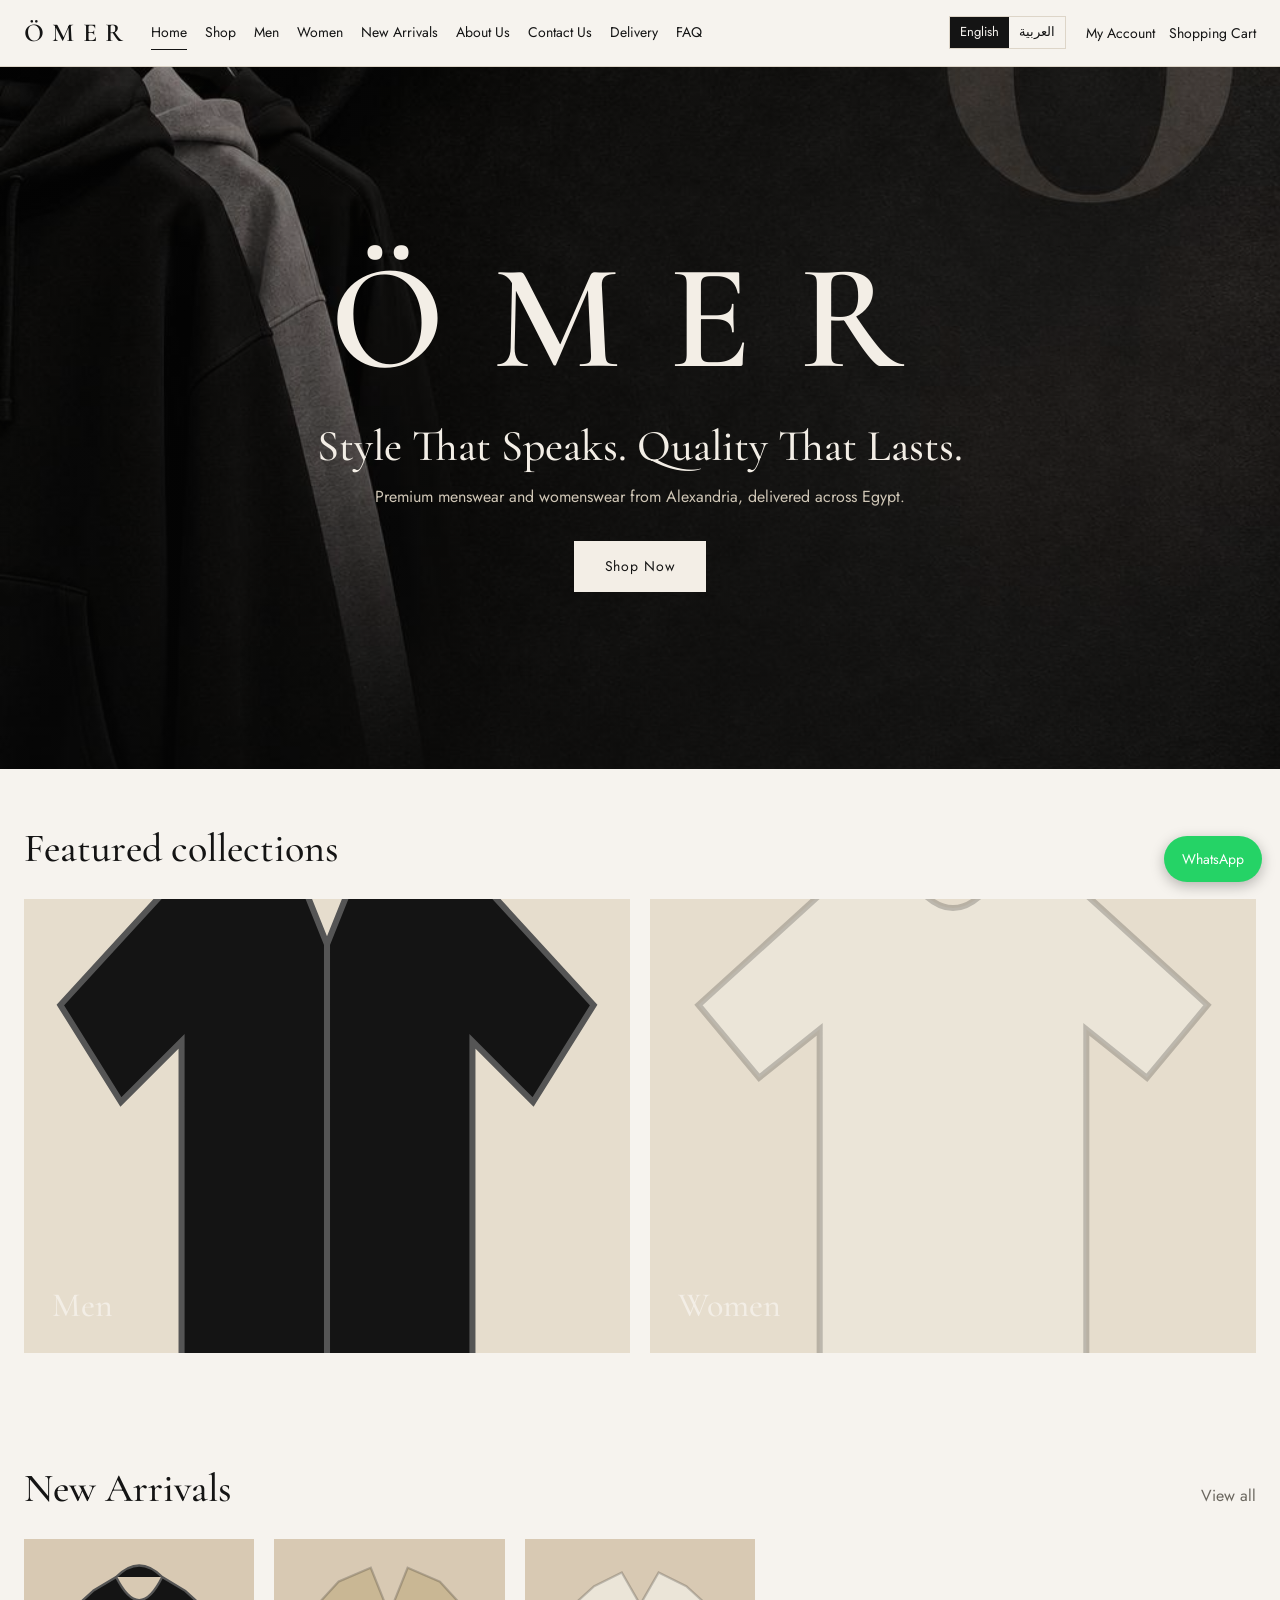
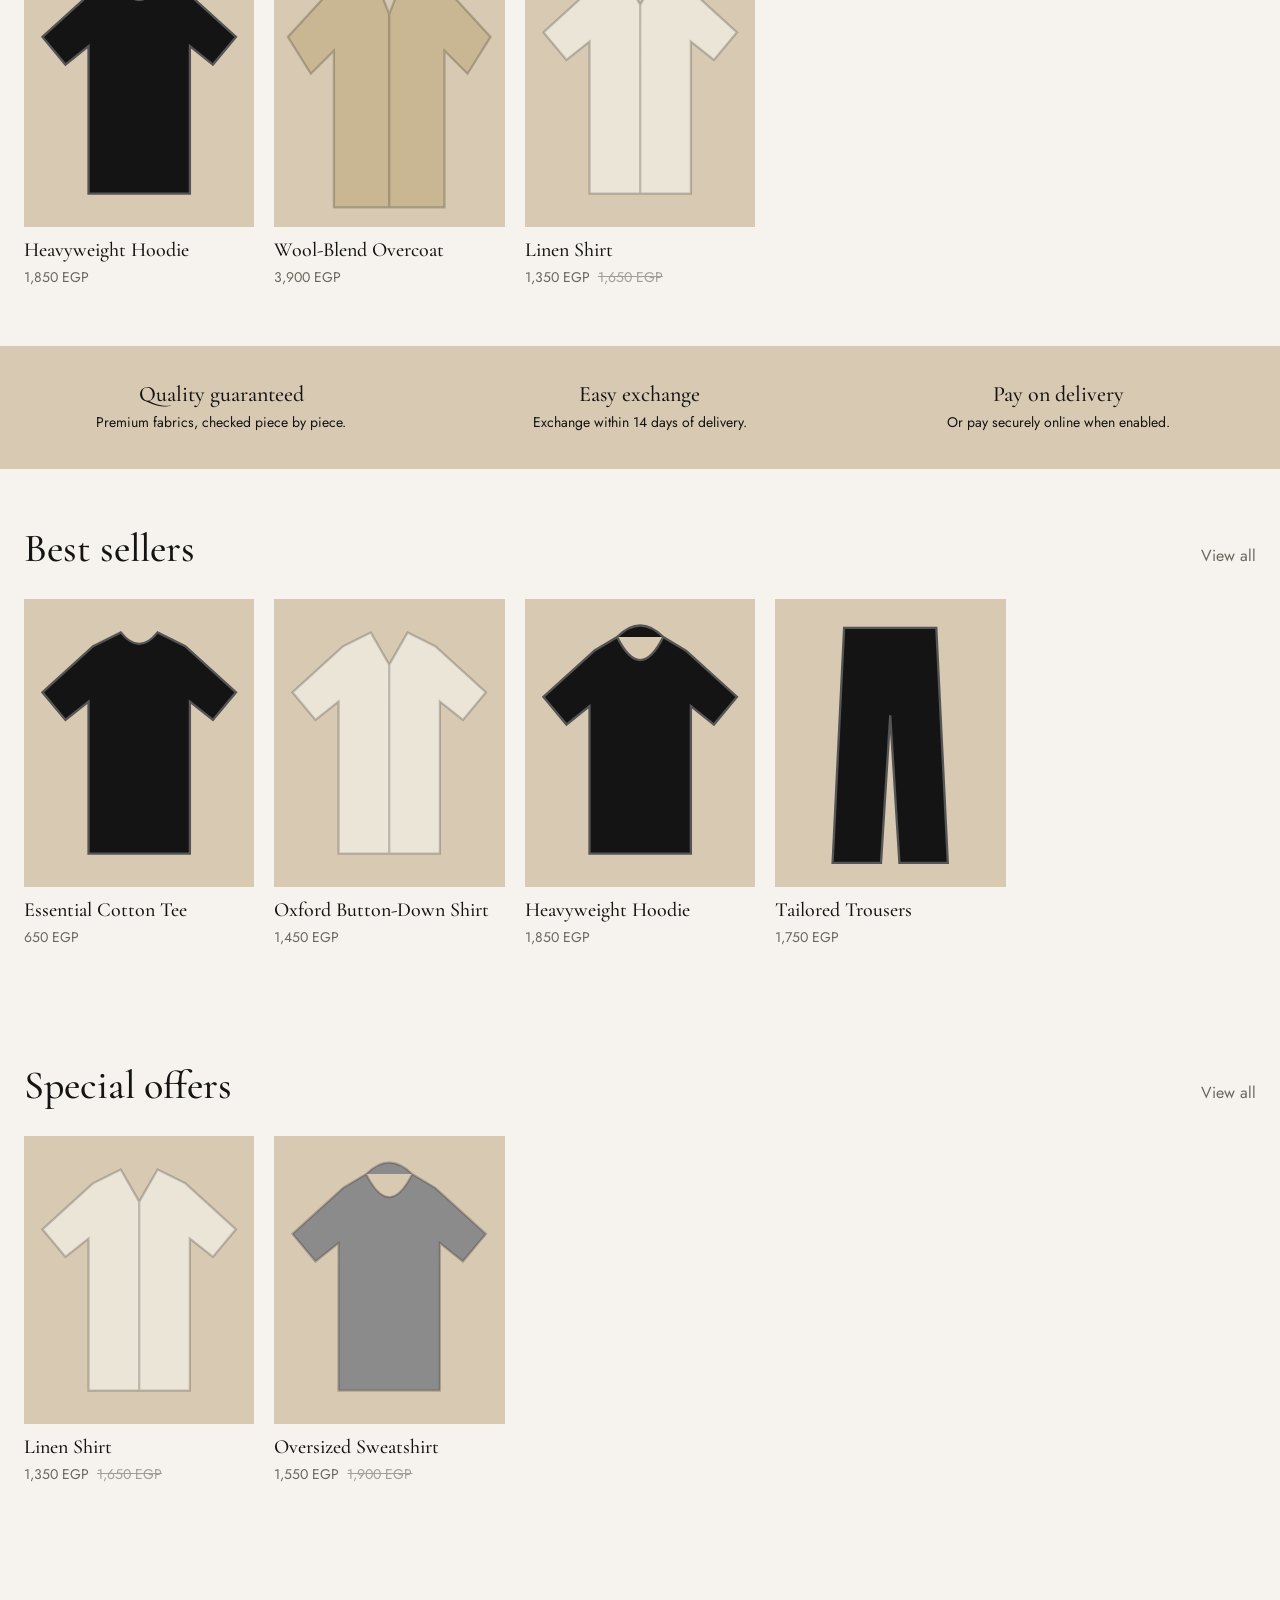
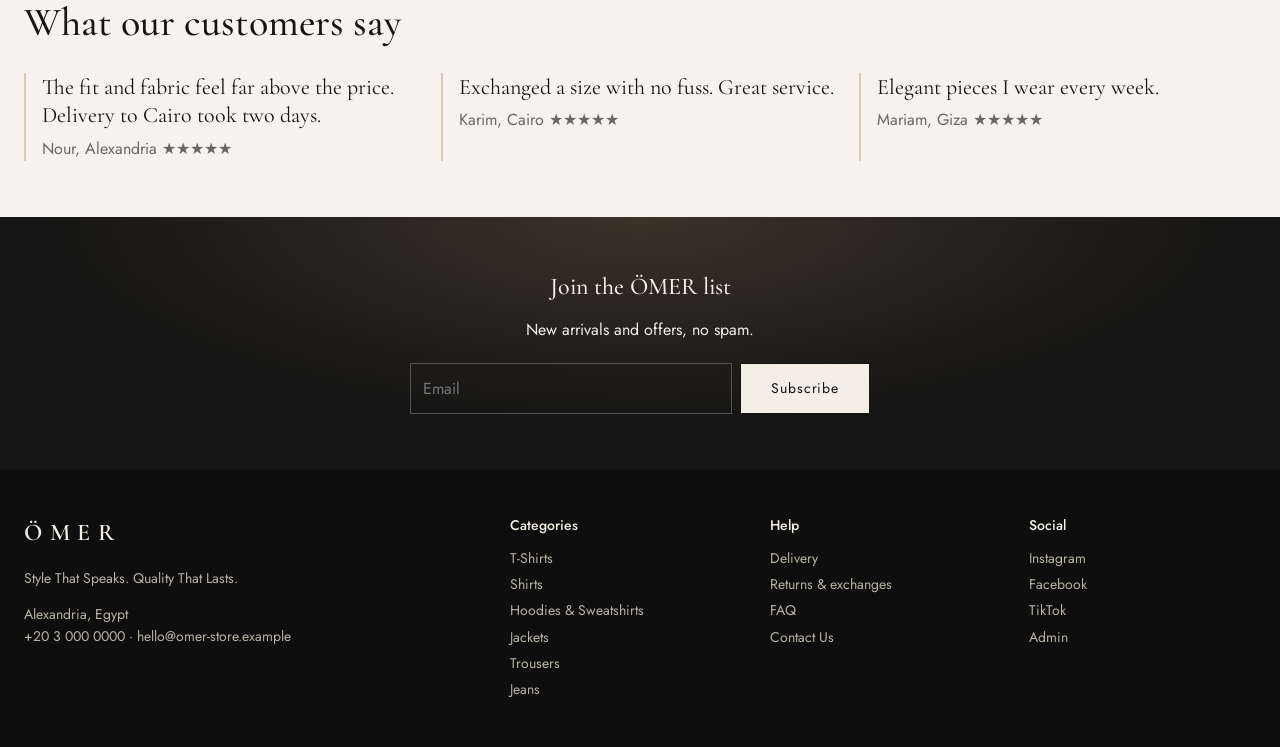
<file: ÖMER — Premium Fashion, Alexandria (Copy).html>
<!doctype html><html lang="en" dir="ltr"><head><meta charset="utf-8"><meta name="viewport" content="width=device-width, initial-scale=1, viewport-fit=cover"><title>ÖMER — Premium Fashion, Alexandria (Copy)</title><meta name="description" content="ÖMER: premium menswear and womenswear from Alexandria, Egypt. Cash on delivery across Egypt.">
<link rel="preconnect" href="https://fonts.googleapis.com"><link href="https://fonts.googleapis.com/css2?family=Cormorant+Garamond:wght@400;500;600&family=Jost:wght@300;400;500&family=Cairo:wght@400;600&display=swap" rel="stylesheet">
<style>
:root{--bg:#f6f3ee;--fg:#141414;--mut:#6b675f;--line:#ddd5c8;--sand:#d8c9b3;--ink:#2e2e2e;--card:#fff;--serif:'Cormorant Garamond','Times New Roman',serif;--sans:'Jost','Helvetica Neue',Arial,sans-serif;box-sizing:border-box;padding-top:env(safe-area-inset-top,0px);padding-bottom:env(safe-area-inset-bottom,0px)}
@media (prefers-color-scheme:dark){:root:not([data-theme=light]){--bg:#141414;--fg:#f3eee6;--mut:#a39d92;--line:#333;--sand:#8a7d68;--ink:#d8c9b3;--card:#1d1d1d;color-scheme:dark}}
html{scroll-padding-top:env(safe-area-inset-top,0px)}*{box-sizing:border-box}
body{margin:0;background:var(--bg);color:var(--fg);font:400 16px/1.6 var(--sans)}
[dir=rtl] body,[dir=rtl] button,[dir=rtl] input,[dir=rtl] select,[dir=rtl] textarea{font-family:'Cairo',Tahoma,sans-serif}
a{color:inherit;text-decoration:none}button,input,select,textarea{font:inherit;color:inherit}
h1,h2,h3{font-family:var(--serif);font-weight:500;line-height:1.15;margin:0}[dir=rtl] h1,[dir=rtl] h2,[dir=rtl] h3{font-family:'Cairo',serif;font-weight:600}
.logo{font-family:var(--serif);letter-spacing:.32em;font-weight:600}
header{position:sticky;top:env(safe-area-inset-top,0px);z-index:20;background:var(--bg);border-bottom:1px solid var(--line)}
body::before{content:"";position:fixed;inset:0 0 auto;height:env(safe-area-inset-top,0px);background:var(--bg);z-index:30}
.bar{display:flex;align-items:center;gap:20px;padding:12px 24px;max-width:1280px;margin:auto}
.bar .logo{font-size:26px}nav{display:flex;gap:18px;flex:1;overflow-x:auto;font-size:14px;white-space:nowrap;scrollbar-width:none}nav a{padding:6px 0;border-bottom:1px solid transparent}nav a:hover,nav a.on{border-color:var(--fg)}
.lang{display:flex;border:1px solid var(--line);font-size:13px}.lang button{border:0;background:none;padding:5px 10px;cursor:pointer}.lang .on{background:var(--fg);color:var(--bg)}
.ib{position:relative;font-size:14px;white-space:nowrap}.ib b{background:var(--fg);color:var(--bg);border-radius:9px;font-size:11px;padding:1px 6px;margin-inline-start:4px}
main{min-height:70vh}.w{max-width:1280px;margin:auto;padding:56px 24px}
.hero{background:#141414;color:#f3eee6;min-height:78vh;display:grid;place-items:center;text-align:center;padding:64px 24px;position:relative;overflow:hidden}
.hero::before{content:"";position:absolute;inset:0;background:radial-gradient(60% 50% at 50% 40%,#4a4030,transparent),linear-gradient(160deg,#1c1a17 0%,#0e0e0e 60%,#2a241b 100%)}.hero::after{content:"";position:absolute;inset:0;background:linear-gradient(rgba(8,8,8,.3),rgba(8,8,8,.5)),url("[data-uri]") center 28%/cover no-repeat;z-index:0}
.hero>div{position:relative;z-index:1;max-width:760px}.hero .logo{font-size:clamp(56px,13vw,150px);line-height:1;animation:in 1.4s ease both}
.hero h1{font-size:clamp(26px,4vw,44px);margin:28px 0 12px}.hero p{color:#cfc6b6;margin:0 0 32px}
@keyframes in{from{opacity:0;letter-spacing:.7em}to{opacity:1;letter-spacing:.32em}}@media (prefers-reduced-motion:reduce){*{animation:none!important;transition:none!important}}
.btn{display:inline-block;background:var(--fg);color:var(--bg);border:1px solid var(--fg);padding:13px 30px;cursor:pointer;font-size:14px;letter-spacing:.06em;transition:.25s}.btn:hover{background:transparent;color:var(--fg)}
.hero .btn{background:#f3eee6;color:#141414;border-color:#f3eee6}.hero .btn:hover{background:transparent;color:#f3eee6}
.btn.o{background:transparent;color:var(--fg)}.btn.o:hover{background:var(--fg);color:var(--bg)}.btn.s{padding:6px 14px;font-size:13px}
.sh{display:flex;justify-content:space-between;align-items:baseline;margin-bottom:28px}.sh h2{font-size:clamp(28px,3.4vw,40px)}
.grid{display:grid;grid-template-columns:repeat(auto-fill,minmax(220px,1fr));gap:28px 20px}
.card .im{aspect-ratio:4/5;overflow:hidden;background:var(--sand)}.card .im>*{width:100%;height:100%;object-fit:cover;transition:transform .6s}.card:hover .im>*{transform:scale(1.04)}
.card h3{font-size:20px;margin:12px 0 2px}.card span{color:var(--mut);font-size:14px}.card s{margin-inline-start:8px;opacity:.6}
.two{display:grid;grid-template-columns:1fr 1fr;gap:20px}.tile{aspect-ratio:4/3;position:relative;display:flex;align-items:flex-end;padding:28px;color:#f3eee6;overflow:hidden}.tile svg{position:absolute;inset:0;width:100%;height:100%}.tile h3{font-size:34px;position:relative}
.strip{background:var(--sand);color:#141414}.strip .w{display:grid;grid-template-columns:repeat(auto-fit,minmax(200px,1fr));gap:24px;padding:36px 24px;text-align:center}.strip h3{font-size:22px}.strip p{margin:4px 0 0;font-size:14px}
.q{border-inline-start:2px solid var(--sand);padding-inline-start:16px}.q p{font-family:var(--serif);font-size:22px;margin:0 0 6px;line-height:1.3}[dir=rtl] .q p{font-family:'Cairo'}
.nl{background:radial-gradient(70% 120% at 50% 0%,#3a3328,#141414 70%);color:#f3eee6;text-align:center}.nl form{display:flex;max-width:460px;margin:20px auto 0;gap:8px}.nl input{flex:1;padding:12px;background:transparent;border:1px solid #555;color:#f3eee6}
footer{background:#0e0e0e;color:#b9b2a5;font-size:14px}footer .w{display:grid;grid-template-columns:2fr 1fr 1fr 1fr;gap:32px;padding:44px 24px}footer h4{color:#f3eee6;margin:0 0 8px;font-weight:500}footer a{display:block;padding:2px 0}footer a:hover{color:#fff}
.chips{display:flex;gap:8px;flex-wrap:wrap;margin-bottom:28px}.chip{border:1px solid var(--line);padding:6px 14px;font-size:14px;cursor:pointer;background:none}.chip.on{background:var(--fg);color:var(--bg);border-color:var(--fg)}
.pd{display:grid;grid-template-columns:1.1fr 1fr;gap:48px}.pd .big{aspect-ratio:4/5;background:var(--sand);overflow:hidden}.pd .big>*{width:100%;height:100%;object-fit:cover}.th{display:flex;gap:8px;margin-top:8px}.th div{width:72px;aspect-ratio:4/5;cursor:pointer;border:1px solid transparent;overflow:hidden}.th .on{border-color:var(--fg)}.th>div>*{width:100%;height:100%;object-fit:cover}
.opt{display:flex;gap:8px;flex-wrap:wrap;margin:8px 0 18px}.sz{min-width:46px;padding:8px;text-align:center;border:1px solid var(--line);cursor:pointer;background:none}.sz.on{background:var(--fg);color:var(--bg)}.sz.x{opacity:.35;text-decoration:line-through;cursor:not-allowed}
.sw{width:30px;height:30px;border-radius:50%;border:1px solid var(--line);cursor:pointer;outline-offset:3px}.sw.on{outline:2px solid var(--fg)}
.qty{display:inline-flex;border:1px solid var(--line)}.qty button{width:38px;border:0;background:none;cursor:pointer;font-size:18px}.qty span{width:38px;text-align:center;line-height:38px}
.ok{color:#3f7a4a}.no{color:#a33}.mut{color:var(--mut)}
table{width:100%;border-collapse:collapse}td,th{padding:10px 8px;border-bottom:1px solid var(--line);text-align:start;font-size:14px;vertical-align:middle}
.cols{display:grid;grid-template-columns:1.5fr 1fr;gap:40px}.box{border:1px solid var(--line);padding:22px;background:var(--card)}
.f{display:grid;gap:12px}.f input,.f select,.f textarea{width:100%;padding:11px;border:1px solid var(--line);background:var(--card)}.f label{font-size:13px;color:var(--mut)}.r2{display:grid;grid-template-columns:1fr 1fr;gap:12px}
.tabs{display:flex;gap:6px;flex-wrap:wrap;margin-bottom:20px}.st{display:inline-block;padding:2px 10px;font-size:12px;background:var(--sand);color:#141414}
.tl{display:flex;gap:4px;margin:8px 0}.tl i{flex:1;height:4px;background:var(--line)}.tl i.on{background:var(--fg)}
.wa{position:fixed;inset-inline-end:18px;bottom:calc(18px + env(safe-area-inset-bottom,0px));background:#25d366;color:#fff;padding:12px 18px;border-radius:30px;font-size:14px;z-index:25;box-shadow:0 4px 14px #0004}
#toast{position:fixed;inset-inline:0;bottom:80px;margin:auto;width:max-content;max-width:90%;background:var(--fg);color:var(--bg);padding:10px 20px;opacity:0;transition:.3s;z-index:40;pointer-events:none}#toast.on{opacity:1}
.ovf{overflow-x:auto}
@media(max-width:820px){.bar{flex-wrap:wrap;gap:8px 14px;padding:10px 16px}nav{order:5;flex-basis:100%}.pd,.cols,.two{grid-template-columns:1fr}footer .w{grid-template-columns:1fr 1fr}.w{padding:40px 16px}.r2{grid-template-columns:1fr}.bar .logo{font-size:22px}.bar .sp{flex:1}}
</style></head><body><header><div class="bar"><a class="logo" href="#home">ÖMER</a><nav id="nav"></nav><div class="lang"><button id="le" onclick="setL('en')">English</button><button id="la" onclick="setL('ar')">العربية</button></div><span id="hi" style="display:flex;gap:14px"></span></div></header><main id="app"></main><footer id="ft"></footer><a class="wa" id="wa" target="_blank" rel="noopener">WhatsApp</a><div id="toast"></div>
<script>
// ===== CONFIG (edit these placeholders) =====
const CFG={phone:'+20 3 000 0000',wa:'201000000000',email:'hello@omer-store.example',addr:'Alexandria, Egypt',adminPw:'omer-admin',
 cities:{Alexandria:[40,'الإسكندرية','1–2'],Cairo:[70,'القاهرة','2–3'],Giza:[70,'الجيزة','2–3'],Other:[90,'محافظات أخرى','3–5']},
 social:{Instagram:'#',Facebook:'#',TikTok:'#'}};
const SZ=['XS','S','M','L','XL','XXL'];
const COL={black:['#141414','Black','أسود'],ivory:['#ebe5d8','Ivory','عاجي'],navy:['#1f2a44','Navy','كحلي'],olive:['#6b6b4f','Olive','زيتي'],sand:['#c9b794','Sand','رملي'],grey:['#8b8b8b','Grey','رمادي']};
const ST=['pending','confirmed','shipped','delivered'];
const D={home:['Home','الرئيسية'],shop:['Shop','تسوق الآن'],men:['Men','ملابس رجالي'],women:['Women','ملابس حريمي'],new:['New Arrivals','وصل حديثًا'],coll:['Collections','المجموعات'],about:['About Us','من نحن'],contact:['Contact Us','تواصل معنا'],account:['My Account','حسابي'],cart:['Shopping Cart','سلة التسوق'],
hh:['Style That Speaks. Quality That Lasts.','أناقة تتحدث عنك. وجودة تدوم.'],hs:['Premium menswear and womenswear from Alexandria, delivered across Egypt.','أزياء راقية للرجال والنساء من الإسكندرية إلى كل أنحاء مصر.'],
shopnow:['Shop Now','تسوق الآن'],all:['All','الكل'],feat:['Featured collections','مجموعات مميزة'],best:['Best sellers','الأكثر مبيعًا'],offers:['Special offers','عروض خاصة'],view:['View all','عرض الكل'],
t1:['Quality guaranteed','جودة مضمونة'],t1d:['Premium fabrics, checked piece by piece.','أقمشة فاخرة، يتم فحص كل قطعة.'],t2:['Easy exchange','استبدال سهل'],t2d:['Exchange within 14 days of delivery.','استبدال خلال 14 يومًا من الاستلام.'],t3:['Pay on delivery','الدفع عند الاستلام'],t3d:['Or pay securely online when enabled.','أو ادفع أونلاين بأمان عند التفعيل.'],
rev:['What our customers say','آراء عملائنا'],q1:['The fit and fabric feel far above the price. Delivery to Cairo took two days.','المقاس والقماش أعلى بكثير من السعر. والتوصيل للقاهرة استغرق يومين.'],q2:['Exchanged a size with no fuss. Great service.','استبدلت المقاس بدون أي مشكلة. خدمة ممتازة.'],q3:['Elegant pieces I wear every week.','قطع أنيقة أرتديها كل أسبوع.'],
nlh:['Join the ÖMER list','انضم لقائمة ÖMER'],nlp:['New arrivals and offers, no spam.','وصولات جديدة وعروض بدون إزعاج.'],email:['Email','البريد الإلكتروني'],sub:['Subscribe','اشترك'],subd:['Subscribed. Thank you.','تم الاشتراك. شكرًا لك.'],
size:['Size','المقاس'],color:['Color','اللون'],qty:['Quantity','الكمية'],add:['Add to cart','أضف إلى السلة'],buy:['Buy now','اشترِ الآن'],instock:['In stock','متوفر'],low:['Only a few left','كمية محدودة'],out:['Out of stock','غير متوفر'],rel:['Related products','منتجات ذات صلة'],pickSize:['Choose a size first.','اختر المقاس أولًا.'],added:['Added to cart.','تمت الإضافة إلى السلة.'],
rvw:['Reviews','التقييمات'],noRv:['No reviews yet. Be the first.','لا توجد تقييمات بعد. كن الأول.'],yourName:['Your name','اسمك'],comment:['Comment','تعليقك'],post:['Post review','أرسل التقييم'],
empty:['Your cart is empty.','سلتك فارغة.'],remove:['Remove','حذف'],sub1:['Subtotal','المجموع الفرعي'],disc:['Discount','الخصم'],fee:['Delivery','التوصيل'],total:['Total','الإجمالي'],code:['Discount code','كود الخصم'],apply:['Apply','تطبيق'],badCode:['Invalid code.','الكود غير صحيح.'],codeOk:['Code applied.','تم تطبيق الكود.'],checkout:['Checkout','إتمام الشراء'],city:['City','المدينة'],area:['Area','المنطقة'],
name:['Full name','الاسم بالكامل'],phone:['Phone number','رقم الهاتف'],address:['Delivery address','عنوان التوصيل'],pay:['Payment','طريقة الدفع'],cod:['Cash on delivery','الدفع عند الاستلام'],card:['Online payment (available once a gateway is configured)','دفع أونلاين (متاح بعد ربط بوابة الدفع)'],place:['Confirm order','تأكيد الطلب'],guest:['Checking out as guest. Sign in from My Account to save details.','الشراء كضيف. سجّل الدخول من حسابي لحفظ بياناتك.'],fill:['Please fill in all fields.','من فضلك املأ كل الحقول.'],
done:['Order confirmed','تم تأكيد الطلب'],doneP:['Thank you. We’ll call you to confirm delivery. Order number:','شكرًا لك. سنتصل بك لتأكيد التوصيل. رقم الطلب:'],
login:['Sign in','تسجيل الدخول'],reg:['Create account','إنشاء حساب'],out2:['Sign out','تسجيل الخروج'],pw:['Password','كلمة المرور'],bad:['Wrong email or password.','البريد أو كلمة المرور غير صحيحة.'],exists:['Email already registered.','البريد مسجل بالفعل.'],save:['Save','حفظ'],saved:['Saved.','تم الحفظ.'],orders:['My orders','طلباتي'],noOrd:['No orders yet.','لا توجد طلبات بعد.'],profile:['Personal information','البيانات الشخصية'],
pending:['Received','تم الاستلام'],confirmed:['Confirmed','مؤكد'],shipped:['Out for delivery','في الطريق'],delivered:['Delivered','تم التسليم'],cancelled:['Cancelled','ملغي'],
track:['Track your order','تتبع طلبك'],ordNo:['Order number','رقم الطلب'],nf:['Order not found.','الطلب غير موجود.'],
delv:['Delivery','التوصيل'],faq:['FAQ','الأسئلة الشائعة'],ret:['Returns & exchanges','الاسترجاع والاستبدال'],
aboutT:['The story of ÖMER','قصة ÖMER'],aboutP:['ÖMER began in Alexandria with a simple idea: well-cut, honest clothing made from fabrics that last. Every piece is checked before it leaves our studio, and every order is handled by people you can reach on WhatsApp.','بدأت ÖMER في الإسكندرية بفكرة بسيطة: ملابس بقصّات متقنة وأقمشة تدوم. نفحص كل قطعة قبل خروجها، ونتولى كل طلب بفريق يمكنك الوصول إليه على واتساب.'],
delP:['We deliver across Egypt. Fees and estimated times (business days) are below. Final fees are confirmed by phone.','نوصّل لجميع أنحاء مصر. الرسوم والمدة المقدرة (أيام عمل) بالأسفل، ويتم تأكيد الرسوم نهائيًا هاتفيًا.'],days:['days','أيام'],
retP:['Unworn items with tags can be exchanged within 14 days of delivery. Contact us on WhatsApp with your order number.','يمكن استبدال المنتجات غير المستعملة بالتاج خلال 14 يومًا من الاستلام. تواصل معنا على واتساب مع رقم الطلب.'],
f1:['How do I pay?','كيف أدفع؟'],f1a:['Cash on delivery today. Online payment appears when the store owner connects a payment provider.','الدفع عند الاستلام حاليًا. يظهر الدفع أونلاين عند ربط مزود دفع.'],f2:['Which sizes are available?','ما المقاسات المتاحة؟'],f2a:['XS to XXL. Availability is shown on each product.','من XS إلى XXL. التوفر موضح على كل منتج.'],f3:['Can I order without an account?','هل يمكنني الطلب بدون حساب؟'],f3a:['Yes, guest checkout is available.','نعم، الشراء كضيف متاح.'],
msg:['Message','رسالتك'],send:['Send message','إرسال الرسالة'],sent:['Message sent. We’ll reply soon.','تم إرسال الرسالة. سنرد قريبًا.'],
cats:['Categories','الأقسام'],help:['Help','المساعدة'],secure:['Secure checkout','دفع آمن'],
adm:['Admin','لوحة التحكم'],prods:['Products','المنتجات'],ords:['Orders','الطلبات'],disc2:['Discounts','الخصومات'],stats:['Statistics','الإحصائيات'],custs:['Customers','العملاء'],edit:['Edit','تعديل'],del:['Delete','حذف'],newP:['New product','منتج جديد'],nEn:['Name (English)','الاسم (إنجليزي)'],nAr:['Name (Arabic)','الاسم (عربي)'],dEn:['Description (English)','الوصف (إنجليزي)'],dAr:['Description (Arabic)','الوصف (عربي)'],price:['Price (EGP)','السعر (ج.م)'],oldP:['Old price (optional)','السعر القديم (اختياري)'],stock:['Stock','المخزون'],sizes:['Sizes','المقاسات'],colors:['Colors','الألوان'],images:['Images','الصور'],catN:['Add category','إضافة قسم'],catEn:['English name','الاسم بالإنجليزية'],catAr:['Arabic name','الاسم بالعربية'],pct:['Percent off','نسبة الخصم'],add2:['Add','إضافة'],rev2:['Revenue','الإيرادات'],lowS:['Low stock (≤5)','مخزون منخفض (≤5)'],pass:['Admin password','كلمة مرور الإدارة'],gen:['Gender','النوع'],cat:['Category','القسم'],isNew:['New arrival','وصل حديثًا'],isBest:['Best seller','الأكثر مبيعًا'],adminNote:['Demo mode: data is saved in this browser only. Connect a server and database before launch.','وضع تجريبي: تُحفظ البيانات في هذا المتصفح فقط. اربط خادمًا وقاعدة بيانات قبل الإطلاق.'],
cur:['EGP','ج.م'],u:['Unisex','للجنسين'],m:['Men','رجالي'],w:['Women','حريمي']};
const P0=[
[1,'tshirts','m',650,0,24,['S','M','L','XL'],['black','ivory','navy'],['Essential Cotton Tee','تيشيرت قطن أساسي'],['Soft 220 gsm combed cotton with a clean crew neck and a relaxed, structured drape.','قطن ممشط 220 جم ناعم برقبة دائرية أنيقة وقصّة مريحة.'],0,1,4.7,42],
[2,'shirts','m',1450,0,18,['M','L','XL','XXL'],['ivory','navy','sand'],['Oxford Button-Down Shirt','قميص أكسفورد'],['Classic oxford weave, mother-of-pearl style buttons and a tailored collar.','نسيج أكسفورد كلاسيكي بأزرار لؤلؤية وياقة مفصلة.'],0,1,4.8,31],
[3,'hoodies','u',1850,0,12,['S','M','L','XL','XXL'],['black','olive','grey'],['Heavyweight Hoodie','هودي ثقيل'],['Brushed fleece interior, double-layer hood and a boxy fit.','داخل صوف مبطن وغطاء رأس مزدوج وقصّة واسعة.'],1,1,4.9,57],
[4,'jackets','w',3900,0,6,['XS','S','M','L'],['sand','black'],['Wool-Blend Overcoat','معطف صوف'],['A long, softly structured coat in a warm wool blend with a concealed front.','معطف طويل بقصّة ناعمة من خليط الصوف مع إغلاق مخفي.'],1,0,4.8,19],
[5,'trousers','m',1750,0,15,['S','M','L','XL'],['black','grey','navy'],['Tailored Trousers','بنطلون كلاسيك'],['Pressed front crease, mid-rise waist and a straight leg with a lined finish.','كسرة أمامية وخصر متوسط وقصّة مستقيمة بتبطين داخلي.'],0,1,4.6,23],
[6,'jeans','w',1650,0,20,['XS','S','M','L','XL'],['navy','black'],['Straight-Leg Jeans','جينز مستقيم'],['Rigid cotton denim with a high rise and a clean full-length hem.','جينز قطني متين بخصر عالٍ وطول كامل.'],0,0,4.5,28],
[7,'shirts','w',1350,1650,9,['XS','S','M','L'],['ivory','sand'],['Linen Shirt','قميص كتان'],['Breathable European linen, relaxed through the shoulder. Ideal for Alexandria summers.','كتان أوروبي مريح للصيف في الإسكندرية.'],1,0,4.7,16],
[8,'acc','u',750,0,30,['M'],['black','sand'],['Leather Belt','حزام جلد'],['Full-grain leather with a brushed metal buckle. Made to age well.','جلد طبيعي كامل مع إبزيم معدني.'],0,0,4.6,14],
[9,'hoodies','w',1550,1900,10,['XS','S','M','L'],['grey','ivory','olive'],['Oversized Sweatshirt','سويت شيرت أوفر سايز'],['Heavy cotton terry with dropped shoulders and a soft ribbed hem.','قطن تيري ثقيل بأكتاف منخفضة وحواف مضلعة.'],0,1,4.8,21]
].map(a=>({id:a[0],cat:a[1],g:a[2],p:a[3],op:a[4],st:a[5],sz:a[6],cl:a[7],n:a[8],d:a[9],nw:a[10],bs:a[11],r:a[12],rc:a[13],im:[]}));
const CATS0=[['tshirts','T-Shirts','تيشيرتات'],['shirts','Shirts','قمصان'],['hoodies','Hoodies & Sweatshirts','هوديز وسويت شيرت'],['jackets','Jackets','جاكيتات'],['trousers','Trousers','بناطيل'],['jeans','Jeans','جينز'],['acc','Accessories','إكسسوارات']];
// ===== STATE =====
const LS={get(k,d){try{const v=localStorage.getItem('omer_'+k);return v?JSON.parse(v):d}catch(e){return d}},set(k,v){try{localStorage.setItem('omer_'+k,JSON.stringify(v))}catch(e){toast('Storage full')}}};
let L=LS.get('lang','en'),prods=LS.get('prods',P0),cats=LS.get('cats',CATS0),cart=LS.get('cart',[]),orders=LS.get('orders',[]),users=LS.get('users',[]),me=LS.get('me',null),codes=LS.get('codes',{OMER10:10,WELCOME15:15}),rvs=LS.get('rvs',{}),ship=LS.get('ship','Alexandria'),code=LS.get('code',''),isAdm=false,PS={},tab='prods',editId=null;
const $=s=>document.querySelector(s),t=k=>D[k]?D[k][L=='ar'?1:0]:k,ar=()=>L=='ar',nm=(o,i)=>o[ar()?1:0];
const fmt=n=>Number(n).toLocaleString(ar()?'ar-EG':'en-US')+' '+t('cur');
const esc=s=>String(s??'').replace(/[&<>"]/g,c=>({'&':'&amp;','<':'&lt;','>':'&gt;','"':'&quot;'}[c]));
const save=()=>{LS.set('prods',prods);LS.set('cats',cats);LS.set('cart',cart);LS.set('orders',orders);LS.set('users',users);LS.set('me',me);LS.set('codes',codes);LS.set('rvs',rvs);LS.set('ship',ship);LS.set('code',code)};
function toast(m){const e=$('#toast');e.textContent=m;e.classList.add('on');clearTimeout(toast.h);toast.h=setTimeout(()=>e.classList.remove('on'),2200)}
function setL(l){L=l;LS.set('lang',l);route()}
const cn=c=>cats.find(x=>x[0]==c)?nm(cats.find(x=>x[0]==c).slice(1)):c;
// ===== GARMENT VISUALS (no remote images) =====
const SH={tshirts:'M30 18 L42 12 Q50 22 58 12 L70 18 L92 38 L82 50 L72 42 L72 108 L28 108 L28 42 L18 50 L8 38 Z',shirts:'M30 18 L42 12 L50 26 L58 12 L70 18 L92 38 L82 50 L72 42 L72 108 L28 108 L28 42 L18 50 L8 38 Z M50 26 V108',hoodies:'M30 20 L40 14 Q50 4 60 14 L70 20 L92 40 L82 52 L72 44 L72 108 L28 108 L28 44 L18 52 L8 40 Z M40 14 Q50 34 60 14',jackets:'M28 16 L42 10 L50 30 L58 10 L72 16 L94 40 L84 56 L74 46 L74 114 L26 114 L26 46 L16 56 L6 40 Z M50 30 V114',trousers:'M30 10 H70 L75 112 H54 L50 48 L46 112 H25 Z',jeans:'M30 10 H70 L75 112 H54 L50 48 L46 112 H25 Z M30 22 H70',acc:'M10 62 H90 V76 H10 Z M42 62 V76 M58 62 V76'};
const BG=['#d8c9b3','#e6ddcd','#c4b69f'];
function img(p,i=0,col){if(p.im&&p.im[i])return `<img src="${p.im[i]}" alt="${esc(nm(p.n))}" loading="lazy">`;
 const c=COL[col||p.cl[0]]?.[0]||'#141414';return `<svg viewBox="0 0 100 120" style="background:${BG[i%3]}" role="img" aria-label="${esc(nm(p.n))}"><path d="${SH[p.cat]||SH.tshirts}" fill="${c}" stroke="${c=='#141414'?'#555':'#0003'}" stroke-width="1" fill-rule="evenodd" transform="${i==1?'translate(100 0) scale(-1 1)':i==2?'translate(15 18) scale(.7)':''}"/></svg>`}
const card=p=>`<a class="card" href="#product-${p.id}"><div class="im">${img(p)}</div><h3>${esc(nm(p.n))}</h3><span>${fmt(p.p)}${p.op?`<s>${fmt(p.op)}</s>`:''}</span></a>`;
const row=l=>`<div class="grid">${l.map(card).join('')}</div>`;
const sec=(h,l,link)=>`<section class="w"><div class="sh"><h2>${h}</h2>${link?`<a href="${link}" class="mut">${t('view')}</a>`:''}</div>${row(l)}</section>`;
// ===== CART =====
function calc(){const sub=cart.reduce((s,i)=>{const p=prods.find(x=>x.id==i.id);return s+(p?p.p*i.q:0)},0);const pc=codes[code]||0,ds=Math.round(sub*pc/100),fee=cart.length?CFG.cities[ship][0]:0;return{sub,ds,fee,tot:sub-ds+fee}}
function addCart(id,go){const p=prods.find(x=>x.id==id),s=PS[id]||{};if(p.sz.length>1&&!s.sz)return toast(t('pickSize'));const sz=s.sz||p.sz[0],cl=s.cl||p.cl[0],q=s.q||1;
 if(p.st<1)return toast(t('out'));const k=cart.find(i=>i.id==id&&i.sz==sz&&i.cl==cl);k?k.q=Math.min(p.st,k.q+q):cart.push({id,sz,cl,q});save();toast(t('added'));go?location.hash='#checkout':route()}
const rm=i=>{cart.splice(i,1);save();route()},setQ=(i,d)=>{const p=prods.find(x=>x.id==cart[i].id);cart[i].q=Math.max(1,Math.min(p.st,cart[i].q+d));save();route()};
function applyCode(){const v=$('#cd').value.trim().toUpperCase();if(codes[v]){code=v;toast(t('codeOk'))}else{code='';toast(t('badCode'))}save();route()}
function setShip(v){ship=v;save();route()}
function summary(){const c=calc();return `<div class="box"><table><tr><td>${t('sub1')}</td><td>${fmt(c.sub)}</td></tr>${c.ds?`<tr><td>${t('disc')} (${code})</td><td>− ${fmt(c.ds)}</td></tr>`:''}<tr><td>${t('fee')}</td><td>${fmt(c.fee)}</td></tr><tr><td><b>${t('total')}</b></td><td><b>${fmt(c.tot)}</b></td></tr></table></div>`}
const citySel=()=>`<select onchange="setShip(this.value)">${Object.keys(CFG.cities).map(k=>`<option value="${k}" ${k==ship?'selected':''}>${ar()?CFG.cities[k][1]:k}</option>`).join('')}</select>`;
// ===== VIEWS =====
function vHome(){const nw=prods.filter(p=>p.nw).slice(0,4),bs=prods.filter(p=>p.bs).slice(0,4),of=prods.filter(p=>p.op).slice(0,4);
 const tile=(k,h,c)=>`<a class="tile" href="#shop-${k}" style="background:${c}">${img({cat:k=='men'?'jackets':'hoodies',cl:[k=='men'?'black':'ivory'],n:['','']},1).replace('<svg','<svg preserveAspectRatio="xMidYMid slice" ')}<h3>${h}</h3></a>`;
 return `<section class="hero"><div><div class="logo">ÖMER</div><h1>${t('hh')}</h1><p>${t('hs')}</p><a class="btn" href="#shop">${t('shopnow')}</a></div></section>
 <section class="w"><div class="sh"><h2>${t('feat')}</h2></div><div class="two">${tile('men',t('men'))}${tile('women',t('women'))}</div></section>
 ${sec(t('new'),nw,'#shop-new')}<div class="strip"><div class="w"><div><h3>${t('t1')}</h3><p>${t('t1d')}</p></div><div><h3>${t('t2')}</h3><p>${t('t2d')}</p></div><div><h3>${t('t3')}</h3><p>${t('t3d')}</p></div></div></div>
 ${sec(t('best'),bs,'#shop')}${of.length?sec(t('offers'),of,'#shop'):''}
 <section class="w"><div class="sh"><h2>${t('rev')}</h2></div><div class="grid" style="grid-template-columns:repeat(auto-fit,minmax(260px,1fr))">${['q1','q2','q3'].map((k,i)=>`<div class="q"><p>${t(k)}</p><span class="mut">${['Nour, Alexandria','Karim, Cairo','Mariam, Giza'][i]} ★★★★★</span></div>`).join('')}</div></section>
 <section class="nl"><div class="w" style="padding:56px 24px"><h2>${t('nlh')}</h2><p>${t('nlp')}</p><form onsubmit="event.preventDefault();toast(t('subd'));this.reset()"><input type="email" required placeholder="${t('email')}"><button class="btn" style="background:#f3eee6;color:#141414">${t('sub')}</button></form></div></section>`}
function vShop(f){const lst=f=='men'?prods.filter(p=>p.g!='w'):f=='women'?prods.filter(p=>p.g!='m'):f=='new'?prods.filter(p=>p.nw):f?prods.filter(p=>p.cat==f):prods;
 const ch=[['',t('all')],['new',t('new')],['men',t('men')],['women',t('women')],...cats.map(c=>[c[0],nm(c.slice(1))])];
 return `<div class="w"><h2 style="margin-bottom:24px">${t('shop')}</h2><div class="chips">${ch.map(c=>`<a class="chip ${(f||'')==c[0]?'on':''}" href="#shop${c[0]?'-'+c[0]:''}">${c[1]}</a>`).join('')}</div>${row(lst)}</div>`}
function vProduct(id){const p=prods.find(x=>x.id==id);if(!p)return vShop();const s=PS[id]=PS[id]||{q:1,i:0,cl:p.cl[0]},n=p.im.length||3,rl=rvs[id]||[];
 const avg=((p.r*p.rc+rl.reduce((a,r)=>a+r.s,0))/(p.rc+rl.length)).toFixed(1);
 return `<div class="w"><div class="pd"><div><div class="big">${img(p,s.i,s.cl)}</div><div class="th">${Array.from({length:n},(_,i)=>`<div class="${i==s.i?'on':''}" onclick="PS[${id}].i=${i};route(1)">${img(p,i,s.cl)}</div>`).join('')}</div></div>
 <div><h1 style="font-size:40px">${esc(nm(p.n))}</h1><p class="mut">★ ${avg} (${p.rc+rl.length}) · ${cn(p.cat)}</p><p style="font-size:24px;margin:8px 0">${fmt(p.p)}${p.op?` <s class="mut" style="font-size:16px">${fmt(p.op)}</s>`:''}</p><p>${esc(nm(p.d))}</p>
 <p class="${p.st<1?'no':p.st<=5?'no':'ok'}">${p.st<1?t('out'):p.st<=5?t('low')+' ('+p.st+')':t('instock')}</p>
 <b>${t('size')}</b><div class="opt">${SZ.map(z=>{const a=p.sz.includes(z);return `<button class="sz ${s.sz==z?'on':''} ${a?'':'x'}" ${a?`onclick="PS[${id}].sz='${z}';route(1)"`:'disabled'}>${z}</button>`}).join('')}</div>
 <b>${t('color')}: ${COL[s.cl]?COL[s.cl][ar()?2:1]:s.cl}</b><div class="opt">${p.cl.map(c=>`<button class="sw ${s.cl==c?'on':''}" style="background:${COL[c]?COL[c][0]:c}" aria-label="${c}" onclick="PS[${id}].cl='${c}';route(1)"></button>`).join('')}</div>
 <b>${t('qty')}</b><div class="opt"><div class="qty"><button onclick="PS[${id}].q=Math.max(1,PS[${id}].q-1);route(1)">−</button><span>${s.q}</span><button onclick="PS[${id}].q=Math.min(${Math.max(1,p.st)},PS[${id}].q+1);route(1)">+</button></div></div>
 <div style="display:flex;gap:10px;flex-wrap:wrap"><button class="btn o" onclick="addCart(${id})">${t('add')}</button><button class="btn" onclick="addCart(${id},1)">${t('buy')}</button></div></div></div>
 <h2 style="margin:56px 0 16px">${t('rvw')}</h2>${rl.length?rl.map(r=>`<div class="q" style="margin-bottom:14px"><b>${esc(r.n)}</b> ${'★'.repeat(r.s)}<br>${esc(r.t)}</div>`).join(''):`<p class="mut">${t('noRv')}</p>`}
 <form class="f box" style="max-width:480px;margin-top:16px" onsubmit="event.preventDefault();addRv(${id},this)"><input name="n" required placeholder="${t('yourName')}"><select name="s">${[5,4,3,2,1].map(x=>`<option>${x}</option>`).join('')}</select><textarea name="t" required placeholder="${t('comment')}"></textarea><button class="btn s">${t('post')}</button></form>
 <h2 style="margin:56px 0 24px">${t('rel')}</h2>${row(prods.filter(x=>x.id!=id&&(x.cat==p.cat||x.g==p.g)).slice(0,4))}</div>`}
function addRv(id,f){(rvs[id]=rvs[id]||[]).push({n:f.n.value,s:+f.s.value,t:f.t.value});save();route(1)}
function vCart(){if(!cart.length)return `<div class="w"><h2>${t('cart')}</h2><p>${t('empty')}</p><a class="btn" href="#shop">${t('shopnow')}</a></div>`;
 return `<div class="w"><h2 style="margin-bottom:24px">${t('cart')}</h2><div class="cols"><div class="ovf"><table>${cart.map((i,x)=>{const p=prods.find(z=>z.id==i.id);return `<tr><td style="width:70px"><div class="card"><div class="im">${img(p,0,i.cl)}</div></div></td><td><a href="#product-${p.id}"><b>${esc(nm(p.n))}</b></a><br><span class="mut">${i.sz} · ${COL[i.cl]?COL[i.cl][ar()?2:1]:i.cl}</span></td><td><div class="qty"><button onclick="setQ(${x},-1)">−</button><span>${i.q}</span><button onclick="setQ(${x},1)">+</button></div></td><td>${fmt(p.p*i.q)}</td><td><button class="chip" onclick="rm(${x})">${t('remove')}</button></td></tr>`}).join('')}</table></div>
 <div class="f"><label>${t('city')}</label>${citySel()}<label>${t('code')}</label><div style="display:flex;gap:8px"><input id="cd" value="${esc(code)}" placeholder="OMER10"><button class="btn s" onclick="applyCode()">${t('apply')}</button></div>${summary()}<a class="btn" style="text-align:center" href="#checkout">${t('checkout')}</a></div></div></div>`}
function vCheckout(){if(!cart.length)return vCart();const u=me?users.find(x=>x.email==me)||{}:{};
 return `<div class="w"><h2 style="margin-bottom:24px">${t('checkout')}</h2><div class="cols"><form class="f" onsubmit="event.preventDefault();place(this)"><p class="mut">${me?esc(me):t('guest')}</p>
 <input name="name" required placeholder="${t('name')}" value="${esc(u.name)}"><div class="r2"><input name="phone" type="tel" required placeholder="${t('phone')}" value="${esc(u.phone)}"><input name="email" type="email" required placeholder="${t('email')}" value="${esc(me)}"></div>
 <div class="r2">${citySel()}<input name="area" list="ar" required placeholder="${t('area')}" value="${esc(u.area)}"><datalist id="ar">${['Smouha','Sidi Gaber','Miami','Montaza','Gleem','Stanley','Laurent','Agami'].map(a=>`<option>${a}</option>`).join('')}</datalist></div>
 <textarea name="addr" required placeholder="${t('address')}">${esc(u.addr)}</textarea><b>${t('pay')}</b><label style="color:var(--fg)"><input type="radio" checked> ${t('cod')}</label><label><input type="radio" disabled> ${t('card')}</label><p class="mut">🔒 ${t('secure')}</p><button class="btn">${t('place')}</button></form>
 <div>${summary()}<p class="mut">${cart.map(i=>{const p=prods.find(z=>z.id==i.id);return esc(nm(p.n))+' × '+i.q+' ('+i.sz+')'}).join('<br>')}</p></div></div></div>`}
function place(f){const c=calc(),id='OM-'+Date.now().toString(36).toUpperCase().slice(-6);
 const items=cart.map(i=>{const p=prods.find(z=>z.id==i.id);p.st=Math.max(0,p.st-i.q);return{...i,n:p.n,p:p.p}});
 orders.unshift({id,date:new Date().toISOString(),st:'pending',name:f.name.value,phone:f.phone.value,email:f.email.value,city:ship,area:f.area.value,addr:f.addr.value,items,...c,code,pay:'COD',user:me});
 if(me){const u=users.find(x=>x.email==me);if(u)Object.assign(u,{name:f.name.value,phone:f.phone.value,area:f.area.value,addr:f.addr.value})}
 cart=[];code='';save();location.hash='#done-'+id}
const tline=s=>`<div class="tl">${ST.map((x,i)=>`<i class="${s!='cancelled'&&i<=ST.indexOf(s)?'on':''}"></i>`).join('')}</div><span class="st">${t(s)}</span>`;
const vDone=id=>`<div class="w" style="max-width:640px"><h2>${t('done')}</h2><p>${t('doneP')} <b>${esc(id)}</b></p>${tline((orders.find(o=>o.id==id)||{st:'pending'}).st)}<p><a class="btn" href="#shop">${t('shopnow')}</a></p></div>`;
const ordList=l=>l.length?l.map(o=>`<div class="box" style="margin-bottom:12px"><b>${o.id}</b> · ${new Date(o.date).toLocaleDateString(ar()?'ar-EG':'en-GB')} · ${fmt(o.tot)}${tline(o.st)}<div class="mut">${o.items.map(i=>esc(nm(i.n))+' × '+i.q).join(', ')}</div></div>`).join(''):`<p class="mut">${t('noOrd')}</p>`;
async function sha(s){try{const b=await crypto.subtle.digest('SHA-256',new TextEncoder().encode(s));return[...new Uint8Array(b)].map(x=>x.toString(16).padStart(2,'0')).join('')}catch(e){return s}}
async function auth(f,reg){const e=f.email.value.trim().toLowerCase(),h=await sha(f.pw.value),u=users.find(x=>x.email==e);
 if(reg){if(u)return toast(t('exists'));users.push({email:e,pw:h,name:f.name?.value||'',phone:'',addr:'',area:''})}else if(!u||u.pw!=h)return toast(t('bad'));me=e;save();route()}
function vAccount(){if(!me)return `<div class="w"><div class="cols" style="grid-template-columns:1fr 1fr"><form class="f box" onsubmit="event.preventDefault();auth(this)"><h3>${t('login')}</h3><input name="email" type="email" required placeholder="${t('email')}"><input name="pw" type="password" required placeholder="${t('pw')}"><button class="btn">${t('login')}</button></form>
 <form class="f box" onsubmit="event.preventDefault();auth(this,1)"><h3>${t('reg')}</h3><input name="name" required placeholder="${t('name')}"><input name="email" type="email" required placeholder="${t('email')}"><input name="pw" type="password" minlength="6" required placeholder="${t('pw')}"><button class="btn o">${t('reg')}</button></form></div></div>`;
 const u=users.find(x=>x.email==me)||{};return `<div class="w"><div class="sh"><h2>${t('account')}</h2><button class="btn s o" onclick="me=null;save();route()">${t('out2')}</button></div><div class="cols" style="grid-template-columns:1fr 1.3fr"><form class="f box" onsubmit="event.preventDefault();Object.assign(users.find(x=>x.email==me),{name:this.name.value,phone:this.phone.value,area:this.area.value,addr:this.addr.value});save();toast(t('saved'))"><h3>${t('profile')}</h3><input name="name" value="${esc(u.name)}" placeholder="${t('name')}"><input name="phone" value="${esc(u.phone)}" placeholder="${t('phone')}"><input name="area" value="${esc(u.area)}" placeholder="${t('area')}"><textarea name="addr" placeholder="${t('address')}">${esc(u.addr)}</textarea><button class="btn">${t('save')}</button></form><div><h3 style="margin-bottom:12px">${t('orders')}</h3>${ordList(orders.filter(o=>o.user==me))}</div></div></div>`}
function lookup(f){const o=orders.find(x=>x.id==f.o.value.trim().toUpperCase());$('#tr').innerHTML=o?tline(o.st):`<span class="no">${t('nf')}</span>`}
function vPage(k){const M={
about:`<h2>${t('aboutT')}</h2><p style="max-width:62ch">${t('aboutP')}</p>`,
delivery:`<h2>${t('delv')}</h2><p>${t('delP')}</p><table style="max-width:560px">${Object.keys(CFG.cities).map(c=>`<tr><td>${ar()?CFG.cities[c][1]:c}</td><td>${fmt(CFG.cities[c][0])}</td><td>${CFG.cities[c][2]} ${t('days')}</td></tr>`).join('')}</table><h3 style="margin:32px 0 10px">${t('ret')}</h3><p style="max-width:62ch">${t('retP')}</p><h3 style="margin:32px 0 10px">${t('track')}</h3><form class="f" style="max-width:360px" onsubmit="event.preventDefault();lookup(this)"><input name="o" required placeholder="${t('ordNo')} (OM-XXXXXX)"><button class="btn s">${t('track')}</button></form><div id="tr" style="margin-top:12px"></div>`,
faq:`<h2>${t('faq')}</h2>${[1,2,3].map(i=>`<details class="box" style="margin-top:10px"><summary>${t('f'+i)}</summary><p>${t('f'+i+'a')}</p></details>`).join('')}`,
contact:`<h2>${t('contact')}</h2><div class="cols" style="grid-template-columns:1fr 1fr;margin-top:20px"><div><p>${CFG.addr}<br>${CFG.phone}<br>${CFG.email}</p><a class="btn" target="_blank" rel="noopener" href="https://wa.me/${CFG.wa}">WhatsApp</a></div><form class="f" onsubmit="event.preventDefault();toast(t('sent'));this.reset()"><input required placeholder="${t('name')}"><input type="email" required placeholder="${t('email')}"><textarea required rows="4" placeholder="${t('msg')}"></textarea><button class="btn">${t('send')}</button></form></div>`};
 return `<div class="w">${M[k]}</div>`}
// ===== ADMIN =====
function vAdmin(){if(!isAdm)return `<div class="w" style="max-width:420px"><h2>${t('adm')}</h2><form class="f" onsubmit="event.preventDefault();if(this.p.value==CFG.adminPw){isAdm=true;route()}else toast(t('bad'))"><input name="p" type="password" placeholder="${t('pass')}"><button class="btn">${t('login')}</button></form></div>`;
 const T=['prods','ords','disc2','stats','custs'],tb=`<div class="tabs">${T.map(x=>`<button class="chip ${tab==x?'on':''}" onclick="tab='${x}';editId=null;route(1)">${t(x=='prods'?'prods':x=='ords'?'ords':x=='custs'?'custs':x)}</button>`).join('')}<button class="chip" onclick="isAdm=false;route()">${t('out2')}</button></div><p class="mut">${t('adminNote')}</p>`;
 let b='';
 if(tab=='prods'){const e=prods.find(p=>p.id==editId)||{n:['',''],d:['',''],p:'',op:'',st:10,sz:['S','M','L'],cl:['black'],cat:cats[0][0],g:'u',nw:0,bs:0,im:[]};
  b=`<form class="f box" id="pf" onsubmit="event.preventDefault();saveP()"><h3>${editId?t('edit'):t('newP')}</h3><div class="r2"><input id="a1" required placeholder="${t('nEn')}" value="${esc(e.n[0])}"><input id="a2" required placeholder="${t('nAr')}" value="${esc(e.n[1])}"></div><div class="r2"><textarea id="a3" placeholder="${t('dEn')}">${esc(e.d[0])}</textarea><textarea id="a4" placeholder="${t('dAr')}">${esc(e.d[1])}</textarea></div>
  <div class="r2"><input id="a5" type="number" min="0" required placeholder="${t('price')}" value="${e.p}"><input id="a6" type="number" min="0" placeholder="${t('oldP')}" value="${e.op||''}"></div><div class="r2"><input id="a7" type="number" min="0" placeholder="${t('stock')}" value="${e.st}"><select id="a8">${cats.map(c=>`<option value="${c[0]}" ${c[0]==e.cat?'selected':''}>${c[1]}</option>`).join('')}</select></div>
  <div class="r2"><select id="a9">${[['u','u'],['m','m'],['w','w']].map(g=>`<option value="${g[0]}" ${g[0]==e.g?'selected':''}>${t(g[1])}</option>`).join('')}</select><label><input type="checkbox" id="b1" ${e.nw?'checked':''}> ${t('isNew')} &nbsp; <input type="checkbox" id="b2" ${e.bs?'checked':''}> ${t('isBest')}</label></div>
  <label>${t('sizes')}</label><div>${SZ.map(z=>`<label><input type="checkbox" class="zs" value="${z}" ${e.sz.includes(z)?'checked':''}> ${z}</label> `).join('')}</div><label>${t('colors')}</label><div>${Object.keys(COL).map(c=>`<label><input type="checkbox" class="zc" value="${c}" ${e.cl.includes(c)?'checked':''}> ${COL[c][ar()?2:1]}</label> `).join('')}</div>
  <label>${t('images')} (${e.im.length})</label><input type="file" id="fi" accept="image/*" multiple><button class="btn">${t('save')}</button></form>
  <div class="ovf"><table style="margin-top:20px">${prods.map(p=>`<tr><td>${esc(p.n[0])}</td><td>${cn(p.cat)}</td><td>${fmt(p.p)}</td><td class="${p.st<=5?'no':''}">${p.st}</td><td><button class="chip" onclick="editId=${p.id};route(1);scrollTo(0,0)">${t('edit')}</button> <button class="chip" onclick="if(confirm('?')){prods=prods.filter(x=>x.id!=${p.id});cart=cart.filter(x=>x.id!=${p.id});save();route(1)}">${t('del')}</button></td></tr>`).join('')}</table></div>
  <form class="f box" style="margin-top:20px;max-width:520px" onsubmit="event.preventDefault();addCat(this)"><h3>${t('catN')}</h3><div class="r2"><input name="e" required placeholder="${t('catEn')}"><input name="a" required placeholder="${t('catAr')}"></div><button class="btn s">${t('add2')}</button></form>`}
 if(tab=='ords')b=`<div class="ovf"><table>${orders.map((o,i)=>`<tr><td><b>${o.id}</b><br><span class="mut">${new Date(o.date).toLocaleDateString()}</span></td><td>${esc(o.name)}<br>${esc(o.phone)}</td><td>${esc(o.city)}, ${esc(o.area)}<br>${esc(o.addr)}</td><td>${o.items.map(x=>esc(x.n[0])+' ×'+x.q+' '+x.sz).join('<br>')}</td><td>${fmt(o.tot)}</td><td><select onchange="orders[${i}].st=this.value;save();toast(t('saved'))">${[...ST,'cancelled'].map(s=>`<option value="${s}" ${s==o.st?'selected':''}>${t(s)}</option>`).join('')}</select></td></tr>`).join('')||`<tr><td>${t('noOrd')}</td></tr>`}</table></div>`;
 if(tab=='disc2')b=`<table style="max-width:420px">${Object.entries(codes).map(([k,v])=>`<tr><td>${k}</td><td>${v}%</td><td><button class="chip" onclick="delete codes['${k}'];save();route(1)">${t('del')}</button></td></tr>`).join('')}</table><form class="f box" style="max-width:420px;margin-top:16px" onsubmit="event.preventDefault();codes[this.c.value.trim().toUpperCase()]=+this.v.value;save();route(1)"><input name="c" required placeholder="${t('code')}"><input name="v" type="number" min="1" max="90" required placeholder="${t('pct')}"><button class="btn s">${t('add2')}</button></form>`;
 if(tab=='stats'){const rev=orders.filter(o=>o.st!='cancelled').reduce((s,o)=>s+o.tot,0);b=`<div class="grid" style="grid-template-columns:repeat(auto-fit,minmax(180px,1fr))"><div class="box"><h3>${orders.length}</h3>${t('ords')}</div><div class="box"><h3>${fmt(rev)}</h3>${t('rev2')}</div><div class="box"><h3>${prods.length}</h3>${t('prods')}</div><div class="box"><h3>${prods.filter(p=>p.st<=5).length}</h3>${t('lowS')}</div></div><p style="margin-top:20px">${[...ST,'cancelled'].map(s=>t(s)+': '+orders.filter(o=>o.st==s).length).join(' · ')}</p>`}
 if(tab=='custs'){const m={};orders.forEach(o=>{const k=o.email;m[k]=m[k]||{n:o.name,p:o.phone,c:0,s:0};m[k].c++;m[k].s+=o.tot});b=`<table>${Object.entries(m).map(([e,v])=>`<tr><td>${esc(v.n)}</td><td>${esc(e)}</td><td>${esc(v.p)}</td><td>${v.c}</td><td>${fmt(v.s)}</td></tr>`).join('')||`<tr><td>${t('noOrd')}</td></tr>`}</table><p class="mut">${users.length} ${t('account')}</p>`}
 return `<div class="w"><h2 style="margin-bottom:16px">${t('adm')}</h2>${tb}${b}</div>`}
const rd=f=>new Promise(r=>{const x=new FileReader();x.onload=()=>{const i=new Image();i.onload=()=>{const k=Math.min(1,800/i.width),c=document.createElement('canvas');c.width=i.width*k;c.height=i.height*k;c.getContext('2d').drawImage(i,0,0,c.width,c.height);r(c.toDataURL('image/jpeg',.78))};i.src=x.result};x.readAsDataURL(f)});
async function saveP(){const g=i=>$('#'+i).value,old=prods.find(p=>p.id==editId),ims=[...$('#fi').files];const newIm=await Promise.all(ims.map(rd));
 const o={id:old?old.id:Math.max(0,...prods.map(p=>p.id))+1,cat:g('a8'),g:g('a9'),p:+g('a5'),op:+g('a6')||0,st:+g('a7')||0,sz:[...document.querySelectorAll('.zs:checked')].map(x=>x.value),cl:[...document.querySelectorAll('.zc:checked')].map(x=>x.value),n:[g('a1'),g('a2')],d:[g('a3'),g('a4')],nw:$('#b1').checked?1:0,bs:$('#b2').checked?1:0,r:old?old.r:4.5,rc:old?old.rc:0,im:newIm.length?newIm:(old?old.im:[])};
 if(!o.sz.length||!o.cl.length)return toast(t('fill'));old?Object.assign(old,o):prods.push(o);editId=null;save();toast(t('saved'));route(1)}
function addCat(f){cats.push([f.e.value.trim().toLowerCase().replace(/\W+/g,'-'),f.e.value,f.a.value]);save();route(1)}
// ===== ROUTER =====
function route(keep){const h=location.hash.slice(1)||'home',[k,a]=[h.split('-')[0],h.slice(h.indexOf('-')+1)],sy=scrollY;
 document.documentElement.lang=L;document.documentElement.dir=ar()?'rtl':'ltr';$('#le').className=ar()?'':'on';$('#la').className=ar()?'on':'';
 const N=[['home','#home'],['shop','#shop'],['men','#shop-men'],['women','#shop-women'],['new','#shop-new'],['about','#about'],['contact','#contact']];
 $('#nav').innerHTML=N.map(n=>`<a href="${n[1]}" class="${h==n[1].slice(1)?'on':''}">${t(n[0])}</a>`).join('')+`<a href="#delivery">${t('delv')}</a><a href="#faq">${t('faq')}</a>`;
 $('#hi').innerHTML=`<a class="ib" href="#account">${t('account')}</a><a class="ib" href="#cart">${t('cart')}${cart.length?`<b>${cart.reduce((s,i)=>s+i.q,0)}</b>`:''}</a>`;
 const V={home:vHome,shop:()=>vShop(h=='shop'?'':a),product:()=>vProduct(a),cart:vCart,checkout:vCheckout,done:()=>vDone(a),account:vAccount,admin:vAdmin,about:()=>vPage('about'),contact:()=>vPage('contact'),delivery:()=>vPage('delivery'),faq:()=>vPage('faq')};
 $('#app').innerHTML=(V[k]||vHome)();
 $('#ft').innerHTML=`<div class="w"><div><div class="logo" style="font-size:24px;color:#f3eee6">ÖMER</div><p>${t('hh')}</p><p>${CFG.addr}<br>${CFG.phone} · ${CFG.email}</p></div><div><h4>${t('cats')}</h4>${cats.slice(0,6).map(c=>`<a href="#shop-${c[0]}">${nm(c.slice(1))}</a>`).join('')}</div><div><h4>${t('help')}</h4><a href="#delivery">${t('delv')}</a><a href="#delivery">${t('ret')}</a><a href="#faq">${t('faq')}</a><a href="#contact">${t('contact')}</a></div><div><h4>Social</h4>${Object.entries(CFG.social).map(([n,u])=>`<a href="${u}" target="_blank" rel="noopener">${n}</a>`).join('')}<a href="#admin">${t('adm')}</a></div></div>`;
 $('#wa').href='https://wa.me/'+CFG.wa;document.title='ÖMER — '+(k=='product'&&prods.find(p=>p.id==a)?nm(prods.find(p=>p.id==a).n):t(k)==k?t('home'):t(k));
 scrollTo(0,keep?sy:0)}
addEventListener('hashchange',()=>route());route();
</script></body></html>
</file>
